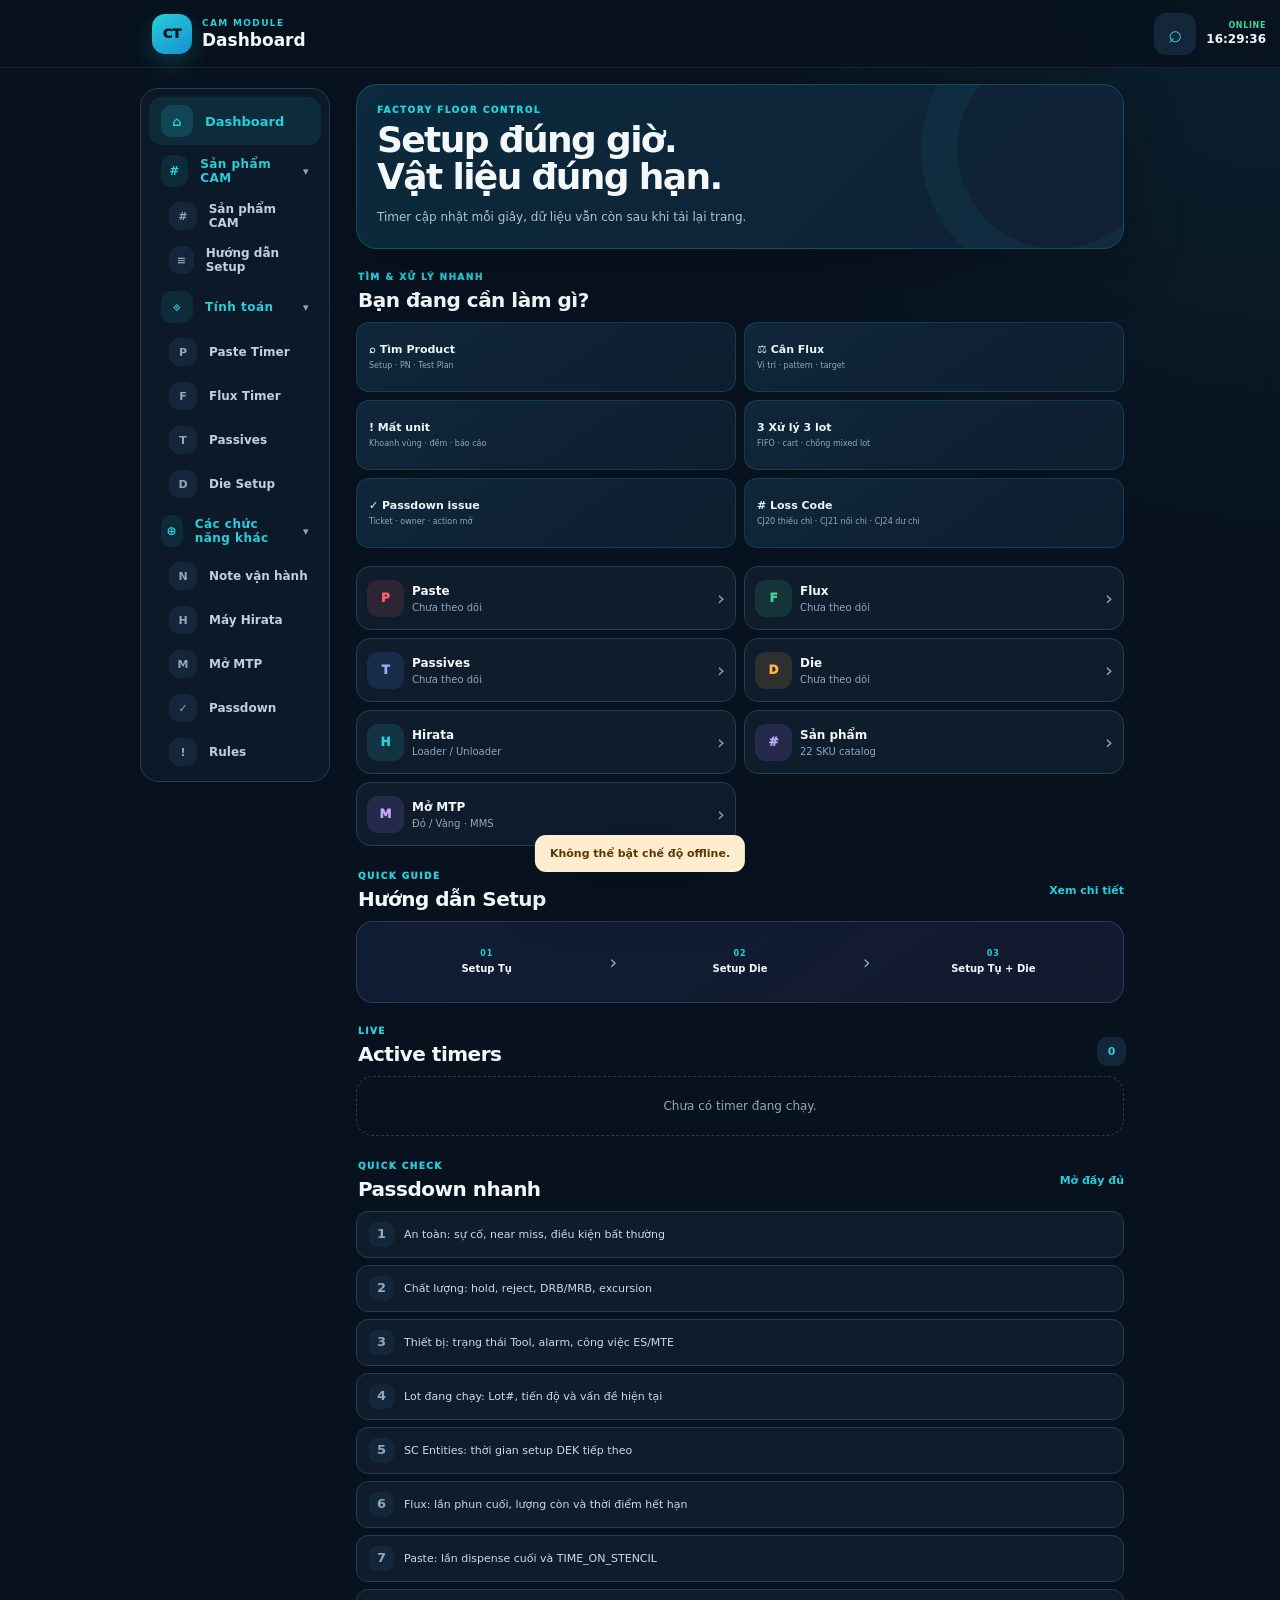
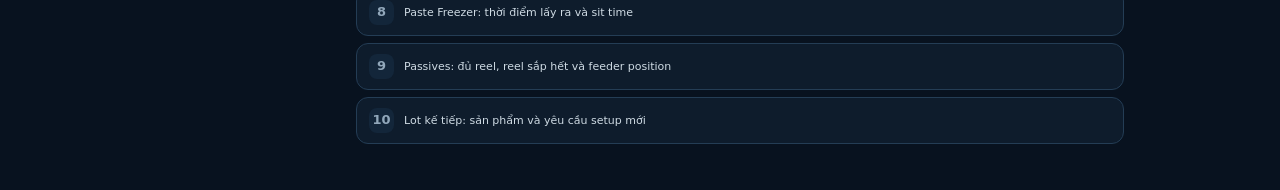
<file: CAM-Setup-Timer/index.html>
<!doctype html>
<html lang="vi">
<head>
  <meta charset="utf-8">
  <meta name="viewport" content="width=device-width, initial-scale=1, viewport-fit=cover">
  <meta name="theme-color" content="#08121f">
  <meta name="description" content="Theo dõi setup, hạn vật liệu và passdown cho CAM Module">
  <meta name="mobile-web-app-capable" content="yes">
  <meta name="apple-mobile-web-app-capable" content="yes">
  <meta name="apple-mobile-web-app-status-bar-style" content="black-translucent">
  <title>CAM Setup Timer</title>
  <link rel="manifest" href="./manifest.webmanifest">
  <link rel="icon" href="./icons/icon.svg" type="image/svg+xml">
  <link rel="stylesheet" href="./style.css?v=36">
</head>
<body>
  <header class="topbar">
    <button id="menu-button" class="icon-button menu-button" type="button" aria-label="Mở menu">☰</button>
    <div class="brand-mark" aria-hidden="true">CT</div>
    <div class="topbar-copy"><small>CAM MODULE</small><h1 id="page-title">Dashboard</h1></div>
    <button id="global-search-button" class="icon-button search-button" type="button" aria-label="Tìm kiếm toàn bộ ứng dụng">⌕</button>
    <div class="clock-wrap"><span id="network-state">Online</span><time id="clock">--:--:--</time></div>
  </header>

  <aside id="sidebar" class="sidebar" aria-label="Menu chính">
    <div class="sidebar-head"><div><small>121-0087</small><h2>CAM Setup Timer</h2></div><button id="close-menu" class="icon-button" type="button" aria-label="Đóng menu">×</button></div>
    <nav class="sidebar-nav">
      <button class="nav-item active" type="button" data-page="dashboard"><span>⌂</span>Dashboard</button>
      <div class="nav-group open">
        <button class="nav-group-header" type="button"><span>#</span>Sản phẩm CAM<span class="nav-arrow">▾</span></button>
        <div class="nav-group-items">
          <button class="nav-item" type="button" data-page="products"><span>#</span>Sản phẩm CAM</button>
          <button class="nav-item" type="button" data-page="guides"><span>≡</span>Hướng dẫn Setup</button>
        </div>
      </div>
      <div class="nav-group open">
        <button class="nav-group-header" type="button"><span>⟐</span>Tính toán<span class="nav-arrow">▾</span></button>
        <div class="nav-group-items">
          <button class="nav-item" type="button" data-page="paste"><span>P</span>Paste Timer</button>
          <button class="nav-item" type="button" data-page="flux"><span>F</span>Flux Timer</button>
          <button class="nav-item" type="button" data-page="passives"><span>T</span>Passives</button>
          <button class="nav-item" type="button" data-page="die"><span>D</span>Die Setup</button>
        </div>
      </div>
      <div class="nav-group open">
        <button class="nav-group-header" type="button"><span>⊕</span>Các chức năng khác<span class="nav-arrow">▾</span></button>
        <div class="nav-group-items">
          <button class="nav-item" type="button" data-page="notes"><span>N</span>Note vận hành</button>
          <button class="nav-item" type="button" data-page="hirata"><span>H</span>Máy Hirata</button>
          <button class="nav-item" type="button" data-page="mtp"><span>M</span>Mở MTP</button>
          <button class="nav-item" type="button" data-page="passdown"><span>✓</span>Passdown</button>
          <button class="nav-item" type="button" data-page="rules"><span>!</span>Rules</button>
        </div>
      </div>
    </nav>
    <p class="sidebar-note">Dữ liệu lưu cục bộ trên thiết bị. Luôn đối chiếu Spec/TCR đang có hiệu lực.</p>
  </aside>
  <div id="overlay" class="overlay"></div>
  <div id="global-search" class="search-dialog" hidden role="dialog" aria-modal="true" aria-labelledby="global-search-title">
    <div class="search-dialog-head"><div><small>TRA CỨU TOÀN APP</small><h2 id="global-search-title">Tìm nhanh thông tin cần làm</h2></div><button id="close-global-search" class="icon-button" type="button" aria-label="Đóng tìm kiếm">×</button></div>
    <form id="global-search-form" class="global-search-form">
      <input id="global-search-input" type="search" autocomplete="off" placeholder="Product, Test Plan, PN, loss code, mất unit…" aria-label="Nội dung tìm kiếm">
      <button class="button button-primary" type="submit">Tìm kiếm</button>
    </form>
    <div class="search-suggestions"><button type="button" data-search-query="mất unit">Mất unit</button><button type="button" data-search-query="3 lot">Xử lý 3 lot</button><button type="button" data-search-query="passdown issue">Passdown issue</button><button type="button" data-search-query="cân Flux">Cân Flux</button><button type="button" data-search-query="CJ20">CJ20 thiếu chì</button><button type="button" data-search-query="CJ21">CJ21 nối chì</button><button type="button" data-search-query="CJ24">CJ24 dư chì</button></div>
    <div id="global-search-summary" class="search-summary">Nhập nội dung hoặc chọn một gợi ý.</div>
    <div id="global-search-results" class="global-search-results"></div>
  </div>

  <main class="app-shell">
    <section id="page-dashboard" class="page active" data-title="Dashboard">
      <div class="hero-card">
        <div><span class="eyebrow">FACTORY FLOOR CONTROL</span><h2>Setup đúng giờ.<br>Vật liệu đúng hạn.</h2><p>Timer cập nhật mỗi giây, dữ liệu vẫn còn sau khi tải lại trang.</p></div>
        <button id="install-button" class="button button-light" type="button" hidden>Cài trên Android</button>
      </div>

      <div class="section-heading"><div><span class="eyebrow">TÌM & XỬ LÝ NHANH</span><h2>Bạn đang cần làm gì?</h2></div></div>
      <div class="quick-action-grid">
        <button type="button" data-open-search="product"><b>⌕ Tìm Product</b><small>Setup · PN · Test Plan</small></button>
        <button type="button" data-search-query="cân Flux"><b>⚖ Cân Flux</b><small>Vị trí · pattern · target</small></button>
        <button type="button" data-search-query="mất unit"><b>! Mất unit</b><small>Khoanh vùng · đếm · báo cáo</small></button>
        <button type="button" data-search-query="3 lot"><b>3 Xử lý 3 lot</b><small>FIFO · cart · chống mixed lot</small></button>
        <button type="button" data-search-query="passdown issue"><b>✓ Passdown issue</b><small>Ticket · owner · action mở</small></button>
        <button type="button" data-search-query="loss code"><b># Loss Code</b><small>CJ20 thiếu chì · CJ21 nối chì · CJ24 dư chì</small></button>
      </div>

      <div class="status-grid">
        <button class="status-card" type="button" data-go="paste"><span class="status-icon paste-color">P</span><div><b>Paste</b><small id="d-paste">Chưa theo dõi</small></div><i>›</i></button>
        <button class="status-card" type="button" data-go="flux"><span class="status-icon flux-color">F</span><div><b>Flux</b><small id="d-flux">Chưa theo dõi</small></div><i>›</i></button>
        <button class="status-card" type="button" data-go="passives"><span class="status-icon passives-color">T</span><div><b>Passives</b><small id="d-passives">Chưa theo dõi</small></div><i>›</i></button>
        <button class="status-card" type="button" data-go="die"><span class="status-icon die-color">D</span><div><b>Die</b><small id="d-die">Chưa theo dõi</small></div><i>›</i></button>
        <button class="status-card" type="button" data-go="hirata"><span class="status-icon hirata-color">H</span><div><b>Hirata</b><small>Loader / Unloader</small></div><i>›</i></button>
        <button class="status-card" type="button" data-go="products"><span class="status-icon product-color">#</span><div><b>Sản phẩm</b><small id="d-products">Catalog CAM</small></div><i>›</i></button>
        <button class="status-card" type="button" data-go="mtp"><span class="status-icon mtp-color">M</span><div><b>Mở MTP</b><small>Đỏ / Vàng · MMS</small></div><i>›</i></button>
      </div>

      <div class="section-heading"><div><span class="eyebrow">QUICK GUIDE</span><h2>Hướng dẫn Setup</h2></div><button class="text-button" type="button" data-go="guides">Xem chi tiết</button></div>
      <button class="guide-flow" type="button" data-go="guides"><span><b>01</b>Setup Tụ</span><i>›</i><span><b>02</b>Setup Die</span><i>›</i><span><b>03</b>Setup Tụ + Die</span></button>

      <div class="section-heading"><div><span class="eyebrow">LIVE</span><h2>Active timers</h2></div><span id="active-count" class="count-badge">0</span></div>
      <div id="d-active" class="stack-list"></div>

      <div class="section-heading"><div><span class="eyebrow">QUICK CHECK</span><h2>Passdown nhanh</h2></div><button class="text-button" type="button" data-go="passdown">Mở đầy đủ</button></div>
      <div id="d-passdown" class="quick-checklist"></div>
    </section>

    <section id="page-products" class="page" data-title="Sản phẩm CAM">
      <div class="page-heading compact-heading"><div><span class="eyebrow">PRODUCT KNOWLEDGE CENTER · MODULE CAM</span><h2>Tra cứu Setup sản phẩm</h2><p>Tìm SKU là đọc luôn quy trình setup, loss code và thao tác cần làm trên product đó.</p></div></div>
      <form id="product-search-form" class="catalog-search catalog-search-row"><label>Tìm sản phẩm / Test Plan / PN / loss code / thao tác<input id="product-search" type="search" autocomplete="off" placeholder="VD: SPT, 71SKLPCHFW, CJ21, nối chì, cân Flux"></label><button class="button button-primary" type="submit">Tìm</button></form>
      <div class="guide-tabs product-tabs">
        <button class="active" type="button" data-catalog="products">SKU</button>
        <button type="button" data-catalog="setup">Setup</button>
        <button type="button" data-catalog="paste">Paste</button>
        <button type="button" data-catalog="flux">Flux</button>
        <button type="button" data-catalog="other">Khác</button>
      </div>
      <div id="product-active" class="product-active empty-message">Chưa chọn SKU. Chọn 1 sản phẩm để điền sẵn timer.</div>
      <details id="product-editor" class="panel product-editor">
        <summary><span>✎</span><div><b>Sửa Product đang chọn</b><small>Lưu trên máy · có thể xuất/đồng bộ JSON</small></div><i>⌄</i></summary>
        <form id="product-editor-form" class="form-grid">
          <label>Tên sản phẩm<input id="edit-product-name" required></label>
          <label>ProductGroup / alias<input id="edit-product-family"></label>
          <label>Distributed Test Plan<input id="edit-test-plan"></label>
          <label>Engineering Test Plan<input id="edit-eng-test-plan"></label>
          <label>DPMS Finish Test Plan<input id="edit-dpms-plan"></label>
          <label>Flux Part #<input id="edit-flux-pn"></label>
          <label>Paste Part #<input id="edit-paste-pn"></label>
          <label>Proflow Part #<input id="edit-proflow-pn"></label>
          <label>Stencil PB/MP #<input id="edit-stencil-pn"></label>
          <label class="full-field">Thông tin tụ / feeder / nozzle<textarea id="edit-capacitor-info" rows="3"></textarea></label>
          <label class="full-field">Flux Center: pattern, vị trí cân, target mg<textarea id="edit-flux-center" rows="3"></textarea></label>
          <label class="full-field">Quy trình setup sản phẩm<textarea id="edit-setup-process" rows="4"></textarea></label>
          <label class="full-field">Lỗi thường gặp & cách xử lý<textarea id="edit-common-issues" rows="4"></textarea></label>
          <label class="full-field">Mẹo mất unit / xử lý 3 lot / passdown issue<textarea id="edit-operator-tips" rows="4"></textarea></label>
          <div class="trial-notice full-field"><b>Đồng bộ nhiều thiết bị</b><span>Khi online, thay đổi được ghi vào database và các thiết bị khác tự tải lại. Khi offline, app giữ bản chờ và tự gửi khi có mạng. Dùng trang Admin nếu cần quy trình duyệt thử nghiệm 24 giờ.</span></div>
          <div class="form-actions full-field"><button class="button button-primary" type="submit">Lưu và đồng bộ</button><button id="reset-product-edit" class="button button-ghost" type="button">Khôi phục dữ liệu gốc</button><a class="button button-ghost admin-link" href="./admin/" target="_blank" rel="noopener">Mở Admin online</a></div>
        </form>
      </details>
      <details class="panel product-sync-panel">
        <summary><span>↻</span><div><b>Cập nhật database</b><small>Online URL + cache offline · nhập/xuất dự phòng</small></div><i>⌄</i></summary>
        <div class="sync-controls">
          <label>URL database JSON<input id="catalog-remote-url" type="url" inputmode="url" placeholder="https://server-noi-bo/cam-products.json"></label>
          <div id="catalog-sync-status" class="sync-status">Chưa cấu hình đồng bộ online.</div>
          <div class="form-actions"><button id="sync-catalog" class="button button-primary" type="button">Đồng bộ ngay</button><button id="export-catalog" class="button button-ghost" type="button">Xuất JSON</button><button id="import-catalog" class="button button-ghost" type="button">Nhập JSON</button><input id="catalog-file-input" type="file" accept="application/json,.json" hidden></div>
        </div>
      </details>
      <div id="product-list" class="tracker-list"></div>
    </section>

    <section id="page-guides" class="page" data-title="Hướng dẫn Setup">
      <div class="page-heading"><div><span class="eyebrow">STEP BY STEP · CERT RULES</span><h2>Hướng dẫn Setup</h2><p>Chọn đúng loại lot trước khi thao tác. Không chắc phải dừng và hỏi ES/Sup.</p></div></div>
      <div class="guide-tabs"><button class="active" type="button" data-guide="passives">Setup Tụ</button><button type="button" data-guide="die">Setup Die</button><button type="button" data-guide="both">Tụ + Die</button></div>
      <div class="cert-source-note"><b>Đã bổ sung từ 19 ảnh câu hỏi cert</b><span>Nội dung dưới đây là ghi nhớ thao tác. Nếu khác tài liệu đang có hiệu lực trên tool/MTL/View Instruction, dừng và escalate Sup/ME/DT để xác nhận.</span></div>

      <article id="guide-passives" class="guide-panel active">
        <div class="guide-hero blue"><span>T</span><div><small>DEK (DEX/DGX) → AX5 (AXX)</small><h3>SETUP TỤ / PASSIVES</h3></div></div>
        <div class="guide-steps">
          <section><b>01</b><div><h3>Setup DEK (DEX/DGX)</h3><p>Chuẩn bị stencil, Paste và Proflow. Chỉ dùng hai cặp: chì trắng + Proflow đen hoặc chì tím + Proflow tím. Ghi đúng mốc ON TOOL và setup gần nhất trên timer.</p></div></section>
          <section><b>02</b><div><h3>Kiểm tra và dán nhãn Reel</h3><p>Kiểm tra hạn NSX. MBB phải còn đóng kín. Lấy nhãn trắng từ WITS ticket, ghi MM/DD/YYYY HH:MM và dán lên reel.</p></div></section>
          <section><b>03</b><div><h3>Install Feeder trên SC</h3><p>SC → Materials → chipshooter equipment (AX) → chọn đúng feeder → nhập dữ liệu → Prepared material → Install.</p></div></section>
          <section><b>04</b><div><h3>Cài MSL</h3><p>Cài MSL cho từng lot có component MSL. Feeder hết hạn phải Uninstall từng cái trước khi Install reel mới.</p></div></section>
          <section><b>05</b><div><h3>Chuẩn bị tụ tại AX5 (AXX)</h3><p>Chọn feeder phù hợp để adjust; kiểm tra pocket trống/pitch index; bảo đảm tụ đúng điểm pick-up, đúng hướng và nằm giữa vị trí pick-up. Index feeder bằng loading tool trước khi đặt vào AX5.</p></div></section>
          <section><b>06</b><div><h3>Kiểm tra setting AX5 khi Conversion</h3><p>Kit Definition Support = Enabled; Lot Definition Required = Enabled; HVC Definition = Disabled; Machine Config = Disabled.</p></div></section>
          <section><b>07</b><div><h3>Xác nhận luồng máy</h3><p>Chạy: DEK/DGX → AX5/AXX → BTU → NMS. Bypass: ASF → GSC ×2 → NMS00016. Chỉ chạy sau khi reel, vị trí, part number, hạn và MSL đều đạt.</p></div></section>
          <section><b>08</b><div><h3>Điều kiện Introduce Lot kế tiếp</h3><p>Đối với lot cắm tụ: chờ toàn bộ substrate qua hết AX5 và NMS/MNS thứ nhất. Khi carrier đã vào lò BTU (còn gọi là OXI) mới được Introduce lot kế tiếp.</p></div></section>
          <section><b>09</b><div><h3>RLT và Buy-off</h3><p>RLT qua DEX/DEK: 2 carrier cho mỗi lot. Buy-off cắm Tụ: 2 carrier.</p></div></section>
        </div>
        <div class="guide-warning">Tụ rơi khỏi reel phải nhặt vào one-way trash. Không đặt tụ lỗi lên máy hoặc bàn.</div>
        <div class="action-grid">
          <section class="action-card do-card"><h3><span>✓</span>NÊN LÀM</h3><ul>
            <li><b>Không khớp hình AX5:</b> kiểm tra đúng reel, đúng vị trí feeder và part number; chưa giải quyết được thì báo MTE.</li>
            <li><b>Failed to pick:</b> đọc alarm → kiểm tra reel hết tụ, feeder index/căn giữa và băng dính reel → thay reel/feeder đúng tình trạng → báo MTE nếu còn lỗi.</li>
            <li><b>Idle link &gt;30 phút:</b> RTI 2 carriers, kiểm tra ngoại quan chì và tụ, sau đó buy-off 2 carriers.</li>
            <li><b>CJ26 lệch tụ / CJ27 missing tụ tại AX5:</b> báo MTE ngay với trường hợp reject → sau troubleshooting cho chạy hết các carrier đã in chì → thực hiện System Calibration/Multiplex Calibration → retry trong 5 phút → còn lỗi phải báo MTE.</li>
            <li><b>Loss code dừng tool:</b> CJ34/CJ20 chỉ cần 1 unit; CJ21/CJ24/CJ26/CJ27 đủ 3 unit thì dừng tool và mở MTP theo quy định.</li>
            <li><b>Introduce lot kế tiếp:</b> xác nhận substrate đã qua hết AX5 + NMS/MNS thứ nhất và carrier đã vào BTU/OXI.</li>
          </ul></section>
          <section class="action-card dont-card"><h3><span>×</span>KHÔNG NÊN / CẤM</h3><ul>
            <li>Không thay feeder theo phỏng đoán trước khi kiểm tra reel, vị trí và part number.</li>
            <li>Không tiếp tục clear lỗi khi thấy unit bất thường; phải báo MTE.</li>
            <li>Không chạy khi reel/feeder hết hạn, còn MSL warning hoặc thiếu Passives.</li>
            <li>Không bỏ qua CJ20/CJ21/CJ24/CJ26/CJ27/CJ34/CJ13; đây là nhóm loss code ảnh hưởng cao tại CAM.</li>
            <li>Không Introduce lot mới khi substrate còn trong AX5/NMS thứ nhất hoặc carrier chưa vào BTU/OXI.</li>
          </ul></section>
        </div>
      </article>

      <article id="guide-die" class="guide-panel">
        <div class="guide-hero amber"><span>D</span><div><small>ASYMTEK (ASF) → GROHMANN (GSC)</small><h3>SETUP DIE</h3></div></div>
        <div class="guide-steps">
          <section><b>01</b><div><h3>Kiểm tra Die Lot và ATPO</h3><p>Xác minh reel die khớp ATPO trên Workstream, đủ substrate tại công đoạn 599 và carrier không SOOP.</p></div></section>
          <section><b>02</b><div><h3>Chuẩn bị Batching / Cart</h3><p>Cộng số Die của tất cả cuộn trên feeder, chia theo số lượng một lot full; phần dư cuối là Mother Lot. Tuân thủ FIFO: 1 lot/lần, 1 lot/cart, 1 ATPO/cart và tối đa 6 magazines.</p></div></section>
          <section><b>03</b><div><h3>Setup Flux tại Asymtek (ASF)</h3><p>Trước setup, khi lấy Flux ra phải ghi tên người sử dụng lên ống để thực hiện OnTool. Kiểm tra loại Flux, hạn và điều kiện Prompted.</p></div></section>
          <section><b>04</b><div><h3>Cân Flux / Perform Pre-Weights</h3><p>Cân substrate đúng vị trí theo loại carrier. Flux 340i phải chờ tối thiểu 6 phút sau khi phun rồi mới cân. Đơn vị cân là mg, reset về 0 và không dùng coupon.</p></div></section>
          <section><b>05</b><div><h3>Setup Grohmann (GSC)</h3><p>Đặt die feeder/reel đúng recipe, kiểm tra tip dưới kính. Trình tự ghi nhớ: End Cycle → Homing → lau kính → Auto Come. Bảo đảm carrier đã dừng trước khi mở cửa.</p></div></section>
          <section><b>06</b><div><h3>CQG / Auto Compensation</h3><p>Chạy khi được yêu cầu. Die-only bypass DEK/DGX và AX5/AXX; các máy còn lại phải chạy theo flow.</p></div></section>
          <section><b>07</b><div><h3>Kiểm tra Feeder trên SC</h3><p>Đối chiếu feeder thực tế với feeder trên SC và xác nhận đã đồng bộ. Nếu SC hiển thị Unknown hoặc feeder chưa đồng bộ thì không được Introduce lot mới.</p></div></section>
          <section><b>08</b><div><h3>Điều kiện Slip Lot và RLT</h3><p>Đối với lot cắm Die: carrier phải qua hết AX5 trước. Sau đó phải hoàn tất Slip Lot; chỉ khi Slip Lot xong mới được RLT để cho carrier vào Grohmann/GSC.</p></div></section>
          <section><b>09</b><div><h3>RLT và Buy-off</h3><p>RLT trong quy trình cắm Die: 4 carrier cho mỗi lot. Buy-off cắm Die: 6 carrier, chia 3 carrier vào Grohmann 1 và 3 carrier vào Grohmann 2.</p></div></section>
          <section><b>10</b><div><h3>Introduce Lot</h3><p>Toàn bộ carrier/sản phẩm của lot trước phải vào GSC và được đếm đủ. Chỉ Introduce lot mới khi feeder đã đồng bộ trên SC, không còn trạng thái Unknown và toàn bộ checklist đạt.</p></div></section>
        </div>
        <section class="panel inline-panel flux-weigh-panel">
          <div class="panel-title"><div><span class="eyebrow">FLUX PRE-WEIGHTS</span><h3>Vị trí cân theo loại carrier</h3></div></div>
          <p class="panel-help">Cân substrate chưa phun Flux, đúng chiều và không dùng coupon. Ghi giá trị khi cân ổn định, lấy substrate ra rồi tiếp tục mẫu kế tiếp; lặp lại đến khi đủ dữ liệu trên Mettle Scale SC.</p>
          <div class="table-scroll"><table><thead><tr><th>Loại carrier</th><th>Vị trí phải cân</th></tr></thead><tbody>
            <tr><td>3-up</td><td>1, 2, 3</td></tr>
            <tr><td>4-up</td><td>1, 2, 3, 4</td></tr>
            <tr><td>6-up</td><td>1, 2, 5, 6</td></tr>
            <tr><td>8-up</td><td>1, 3, 6, 8</td></tr>
            <tr><td>10-up</td><td>1, 3, 8, 10</td></tr>
            <tr><td>12-up</td><td>1, 4, 9, 12</td></tr>
            <tr><td>14-up</td><td>1, 5, 10, 14</td></tr>
            <tr><td>16-up</td><td>1, 5, 12, 16</td></tr>
            <tr><td>21-up — Legacy CS</td><td>1, 7, 10, 12, 15, 21</td></tr>
            <tr><td>21-up — CPU / 1269 onwards CS</td><td>1, 10, 12, 21</td></tr>
            <tr><td>24-up — Legacy CS</td><td>1, 8, 11, 14, 17, 24</td></tr>
            <tr><td>24-up — CPU / 1269 onwards CS</td><td>1, 11, 14, 24</td></tr>
            <tr><td>24-up — Captive carrier fixture</td><td>2, 11, 14, 23</td></tr>
            <tr><td>36-up</td><td>1, 15, 22, 36</td></tr>
          </tbody></table></div>
          <div class="carrier-legend"><span><i></i>Vị trí thường</span><span><i class="weigh-key"></i>Vị trí phải cân</span></div>
          <div id="flux-position-diagrams" class="carrier-diagrams"></div>
          <div class="ban-note">Quy tắc đánh số: vị trí 1 nằm ở hàng dưới, đếm từ trái sang phải rồi chuyển lên hàng phía trên. Trước khi cân vẫn phải xác nhận đúng đầu/chiều carrier theo hình chuẩn hoặc recipe tại máy.</div>
          <div class="prompted-rule"><div class="rule-good"><b>TRƯỚC KHI CÂN</b><span>Đúng recipe · đơn vị mg · reset 0 · đúng chiều · substrate sạch</span></div><div class="rule-stop"><b>FLUX 340i</b><span>Không cân trước khi đủ tối thiểu 6 phút sau phun</span></div></div>
        </section>
        <div class="guide-warning">Tuyệt đối không mở cửa GSC khi carrier đang di chuyển. Nếu không chắc: Local máy trên SC → End Cycle → chờ hoàn tất rồi mới mở cửa.</div>
        <div class="action-grid">
          <section class="action-card do-card"><h3><span>✓</span>NÊN LÀM</h3><ul>
            <li><b>VisID:4 / Down Looking Camera:</b> báo MTE/L2 theo đáp án cert.</li>
            <li><b>Bond Head Vision/Placer Measurement:</b> kiểm tra SOOP, sửa khi được phép và đo lại; nếu die mẻ cạnh/góc, hư bump hoặc có bất thường trên die thì dừng lot và báo ES/MTE ngay.</li>
            <li><b>Không tìm thấy Fiducial tại ASYMTEK:</b> kiểm tra vị trí vật lý carrier so với stopper pin, đưa carrier về đúng vị trí; cần thì báo L2.</li>
            <li><b>UPI No Read:</b> kiểm tra tâm die pocket với tâm pocket feeder, notch và các vị trí feeder; nếu đã thẳng hàng mà vẫn lỗi thì báo MTE.</li>
            <li><b>Transport Fail/Jam:</b> dừng FCM/AX5, xử lý boat theo đúng SOP/“boat removed”, kiểm tra các boat bị ảnh hưởng và báo MTE nếu còn vấn đề.</li>
          </ul></section>
          <section class="action-card dont-card"><h3><span>×</span>KHÔNG NÊN / CẤM</h3><ul>
            <li>Không chỉ lau camera hoặc bấm Retry lặp lại khi gặp VisID:4.</li>
            <li>Không tiếp tục lot khi vision cho thấy die mẻ, hư bump hoặc bất thường.</li>
            <li>Không tự kéo carrier, mở cover hoặc di chuyển bond head ngoài SOP/chứng nhận cho phép.</li>
            <li>Không Introduce lot khi ULT/UPI/vision/measurement chưa được xử lý và xác nhận đạt.</li>
          </ul></section>
        </div>
      </article>

      <article id="guide-both" class="guide-panel">
        <div class="guide-hero purple"><span>T+D</span><div><small>COMBINED LOT</small><h3>SETUP TỤ + DIE</h3></div></div>
        <div class="guide-steps">
          <section><b>01</b><div><h3>Pre-check chung</h3><p>Xác nhận Tool UP, recipe đúng, vật liệu còn hạn, đủ Passives và đủ substrate. Không được Mixed Lot.</p></div></section>
          <section><b>02</b><div><h3>Setup full quy trình</h3><p>Setup DEK/DGX với stencil + Paste + Proflow; chuẩn bị tụ tại AX5/AXX; setup Flux tại ASF và Die tại GSC.</p></div></section>
          <section><b>03</b><div><h3>Setup Tụ</h3><p>Kiểm tra reel/MBB/nhãn → Install đúng feeder trên SC → cài MSL → căn feeder/pick-up tại AX5.</p></div></section>
          <section><b>04</b><div><h3>Setup Die</h3><p>Khớp ATPO → chuẩn bị cart/substrate → OnTool Flux → đặt die feeder → kiểm tra tip → GSC End Cycle/Homing/lau kính/Auto Come.</p></div></section>
          <section><b>05</b><div><h3>Verify full máy và Introduce</h3><p>Không bypass công đoạn của flow Tụ + Die. Kiểm tra Material Info, OnTool, recipe và cả hai checklist; chỉ Introduce khi toàn bộ điều kiện đạt.</p></div></section>
          <section><b>06</b><div><h3>RLT và Buy-off</h3><p>RLT cắm Tụ + Die: 2 carrier sau DEK và 6 carrier sau AX5 cho mỗi lot. Buy-off: 6 carrier, chia 3 carrier vào Grohmann 1 và 3 carrier vào Grohmann 2.</p></div></section>
        </div>
        <div class="guide-warning">Không tự ý bypass Material / Tool / Recipe. Thiếu một điều kiện thì không Introduce Lot.</div>
        <div class="action-grid">
          <section class="action-card do-card"><h3><span>✓</span>NÊN LÀM</h3><ul>
            <li><b>Tài liệu cert:</b> khi so sánh ETEI/TEI/SPEC/SWI, thứ tự ưu tiên là ETEI → TEI → SPEC → SWI. Nếu MTL khác View Instruction, escalate Sup/ME/DT và chỉ tiếp tục theo hướng dẫn đã được xác nhận.</li>
            <li><b>Paste lấy từ tủ lạnh:</b> kiểm tra cảnh báo vượt nhiệt và thông tin trên ống; nhiệt độ lưu trữ theo cert là 5 ± 5°C.</li>
            <li><b>Paste/Flux:</b> tối đa 2 SLI# trong một child lot; tất cả Paste SLI# phải lưu trên Station Controller để truy nguồn.</li>
            <li><b>Proflow:</b> hết hạn sau 72 giờ tính từ ON TOOL. Chì trắng/Proflow đen setup lại mỗi 24 giờ; chì tím/Proflow tím setup lại mỗi 12 giờ. Riêng chì J58633-001 phải ghi ngày giờ ON TOOL và ngày giờ hết hạn sau 18 giờ.</li>
            <li><b>Flux:</b> cân 1 lần/shift, khi SC yêu cầu và khi conversion. Nếu thiếu/dư tại RTI hoặc pre/post DPMS: dừng máy trước Grohmann và báo L2/ES/MTE.</li>
            <li><b>Move-out lot:</b> đếm 100% số carrier. Tool Issue phải có MTP ticket; sau ES troubleshooting chạy buy-off 2 tray qua Post DPMS.</li>
          </ul></section>
          <section class="action-card dont-card"><h3><span>×</span>KHÔNG NÊN / CẤM</h3><ul>
            <li>Không tự chỉnh áp suất ASF khi thấy Flux thiếu/dư.</li>
            <li>Không clean stencil bằng tay trong điều kiện bình thường; chỉ thực hiện khi Smart Sonic down và đúng hướng dẫn/ủy quyền hiện hành.</li>
            <li>Không làm việc với hóa chất chưa xác định, thiếu PPE, vô hiệu interlock hoặc vận hành/sửa máy khi chưa đủ chứng nhận.</li>
            <li>Không tự tháo LOTO hoặc cố bật máy; chỉ khởi động lại khi thiết bị đã được trả về sản xuất và được xác nhận an toàn.</li>
          </ul></section>
        </div>
      </article>
    </section>

    <section id="page-notes" class="page" data-title="Note vận hành">
      <div class="page-heading"><div><span class="eyebrow">QUICK NOTE</span><h2>Note vận hành</h2><p>Ghi nhớ nhanh theo từng loại setup và tình huống tại máy.</p></div></div>

      <article class="panel note-panel">
        <div class="panel-title"><div><span class="eyebrow">MACHINE FLOW</span><h3>Luồng máy theo loại lot</h3></div></div>
        <div class="flow-notes">
          <section><b>CHẠY TỤ</b><p>Setup DEK (DEX/DGX): stencil + Paste + Proflow; chuẩn bị tụ tại AX5 (AXX). Chỉ Introduce lot kế tiếp sau khi toàn bộ substrate qua AX5 và NMS/MNS thứ nhất, carrier đã vào BTU/OXI.</p><small>RUN: DEK/DGX → AX5/AXX → BTU → NMS<br>BYPASS: ASF → GSC ×2 → NMS00016</small></section>
          <section><b>CHẠY DIE</b><p>Không setup DEK và AX5. Setup máy phun Flux Asymtek (ASF) và Grohmann (GSC). Trước khi Introduce, feeder phải đồng bộ trên SC và không được ở trạng thái Unknown. Carrier phải qua hết AX5, hoàn tất Slip Lot rồi mới được RLT để vào Grohmann/GSC.</p><small>BYPASS: DEK/DGX + AX5/AXX (carrier vẫn phải qua hết AX5)<br>RUN: các máy còn lại theo flow</small></section>
          <section><b>TỤ + DIE</b><p>Chạy full quy trình: DEK/Paste/Proflow → AX5/Tụ → ASF/Flux → GSC/Die và các máy còn lại.</p><small>Không bypass công đoạn của flow kết hợp.</small></section>
        </div>
      </article>

      <article class="panel">
        <div class="panel-title"><div><span class="eyebrow">RLT &amp; BUY-OFF</span><h3>Số lượng carrier theo loại lot</h3></div></div>
        <div class="table-scroll"><table><thead><tr><th>Loại lot</th><th>RLT</th><th>Buy-off</th></tr></thead><tbody>
          <tr><td>Cắm Tụ</td><td>2 carrier/lot qua DEX/DEK</td><td>2 carrier</td></tr>
          <tr><td>Cắm Die</td><td>4 carrier/lot</td><td>6 carrier: 3 Grohmann 1 + 3 Grohmann 2</td></tr>
          <tr><td>Cắm Tụ + Die</td><td>2 carrier sau DEK + 6 carrier sau AX5/lot</td><td>6 carrier: 3 Grohmann 1 + 3 Grohmann 2</td></tr>
        </tbody></table></div>
        <div class="ban-note">Không được bỏ thiếu số carrier RLT hoặc Buy-off theo loại lot.</div>
      </article>

      <article class="panel">
        <div class="panel-title"><div><span class="eyebrow">PASTE & PROFLOW</span><h3>Chì và Proflow</h3></div></div>
        <div class="action-grid">
          <section class="action-card do-card"><h3><span>✓</span>ĐƯỢC LÀM</h3><ul>
            <li><b>Chì trắng + Proflow đen:</b> setup lại sau 24 giờ.</li>
            <li><b>Chì tím + Proflow tím:</b> setup lại sau 12 giờ.</li>
            <li><b>Hạn Proflow:</b> 72 giờ tính từ thời điểm ON TOOL/bơm vào Proflow.</li>
            <li><b>Paste sau mở nắp:</b> hạn sử dụng 6 ngày, được tính độc lập với hạn Proflow.</li>
            <li><b>Proflow đen:</b> khi còn trong 72 giờ được fill dùng tiếp, tối đa 4 ống / 2 SLI.</li>
            <li><b>Chì J58633-001:</b> khi OnTool Proflow phải ghi ngày giờ ON TOOL và ngày giờ hết hạn chì; thời gian sử dụng là 18 giờ.</li>
          </ul></section>
          <section class="action-card dont-card"><h3><span>×</span>KHÔNG ĐƯỢC LÀM</h3><ul>
            <li>Không dùng loại chì hoặc cặp Proflow ngoài hai cặp trắng/đen và tím/tím.</li>
            <li>Proflow tím không fill dùng tiếp; dùng hết phải bơm Proflow mới.</li>
            <li>Proflow quá 72 giờ không được sử dụng lại hoặc fill tiếp; phải bơm mới.</li>
            <li>Không vượt giới hạn 4 ống / 2 SLI với Proflow đen.</li>
          </ul></section>
        </div>
      </article>

      <article class="panel">
        <div class="panel-title"><div><span class="eyebrow">GSC SAFETY</span><h3>Ghi nhớ setup GSC</h3></div></div>
        <ol class="step-list"><li>Đưa toàn bộ carrier/sản phẩm của lot trước vào GSC và đếm đủ; chưa đủ thì không cho lot mới vào.</li><li>Trên SC chọn Local máy nếu chưa chắc trạng thái an toàn.</li><li>Nhấn End Cycle và chờ hoàn tất.</li><li>Thực hiện Homing.</li><li>Lau kính trước khi bấm Auto Come.</li><li>Chỉ mở cửa khi chắc chắn tất cả carrier trong máy đã ngừng di chuyển.</li></ol>
        <div class="ban-note">Tuyệt đối không mở cửa GSC khi carrier đang di chuyển hoặc trong thời gian cấm Die. Không rõ tình trạng thì giữ máy an toàn và hỏi ES/MTE.</div>
      </article>

      <article class="panel">
        <div class="panel-title"><div><span class="eyebrow">REMEMBER</span><h3>Note bắt buộc</h3></div></div>
        <ul class="note-list"><li>Khi lấy Flux ra trước setup, ghi tên người sử dụng lên ống để thực hiện OnTool.</li><li>Setup Die có bước cân Flux; xem bảng vị trí từ 3-up đến 36-up trong <b>Hướng dẫn Setup → Setup Die</b>.</li><li>Hóa chất không xác định: không thao tác, liên hệ số <b>3333</b>.</li><li>GN20/lỗi lạ: CMT V1V và VCR 2 sản phẩm, đồng thời báo theo escalation hiện hành.</li><li>Khi loss code thuộc trigger MTP xuất hiện: dừng/giữ máy an toàn và mở MTP. Cách mở MTP sẽ cập nhật sau.</li></ul>
      </article>
    </section>

    <section id="page-paste" class="page" data-title="Paste Timer">
      <div class="page-heading"><div><span class="eyebrow">PASTE & PROFLOW</span><h2>Paste Timer</h2><p>Tính riêng sit time, chu kỳ setup lại và hạn Proflow 72 giờ từ ON TOOL.</p></div></div>
      <form id="paste-form" class="panel form-panel">
        <div class="panel-title"><h3>Thêm Paste</h3><span class="legend"><i class="safe-dot"></i><i class="warning-dot"></i><i class="danger-dot"></i></span></div>
        <label>Part Number / Tên
          <input id="paste-name" list="paste-pn-list" autocomplete="off" placeholder="Chọn PN catalog hoặc gõ tay" required>
        </label>
        <datalist id="paste-pn-list"></datalist>
        <div class="field-grid">
          <label>Loại chì / Sit time<select id="paste-type"><option value="white">Chì trắng — 3 giờ</option><option value="purple">Chì tím — 2 giờ</option></select></label>
          <label>Màu Proflow<select id="paste-proflow-color"><option value="black">Proflow đen</option><option value="purple">Proflow tím</option></select></label>
          <label>Chế độ Proflow<select id="paste-proflow-mode"><option value="new">Bơm Proflow mới</option><option value="refill">Fill dùng tiếp</option></select></label>
          <label>Quy tắc hạn chì<select id="paste-special-material"><option value="standard">Theo loại chì thông thường</option><option value="j58633">J58633-001 — hết hạn sau 18 giờ ON TOOL</option></select></label>
          <label>Số ống đã dùng/fill<input id="paste-tubes" type="number" min="1" max="4" step="1" value="1" inputmode="numeric" required></label>
          <label>Số SLI<input id="paste-sli-count" type="number" min="1" max="2" step="1" value="1" inputmode="numeric" required></label>
          <label>Lấy khỏi Freezer<input id="paste-freezer" type="datetime-local"></label>
          <label>ON TOOL / Bơm vào Proflow (mốc 72h)<input id="paste-proflow" type="datetime-local"></label>
          <label>Lần setup stencil gần nhất<input id="paste-setup" type="datetime-local"></label>
          <label>Mở nắp Paste (mốc 6 ngày)<input id="paste-open" type="datetime-local"></label>
          <label>Paste lên Stencil (TIME_ON_STENCIL ~12h)<input id="paste-stencil" type="datetime-local"></label>
          <label>Paste lên Substrate (sit 1h/3h)<input id="paste-substrate" type="datetime-local"></label>
        </div>
        <p id="paste-pair-note" class="form-note"></p>
        <div id="paste-setup-due" class="date-preview"><small>NGÀY SETUP LẠI</small><b>Nhập thời điểm setup gần nhất</b></div>
        <div id="paste-special-due" class="date-preview"><small>HẠN CHÌ ĐẶC BIỆT</small><b>Không áp dụng</b></div>
        <button class="button button-primary" type="submit">Bắt đầu theo dõi</button>
      </form>
      <div class="reference-strip"><span><b>24h / 12h</b>Setup lại</span><span><b>18 giờ</b>Chì J58633-001</span><span><b>72 giờ</b>Proflow từ ON TOOL</span><span><b>6 ngày</b>Paste sau mở nắp</span><span><b>~12h</b>TIME_ON_STENCIL</span><span><b>1h / 3h</b>Sit substrate</span></div>
      <div class="section-heading"><div><span class="eyebrow">COUNTDOWN</span><h2>Paste đang theo dõi</h2></div></div>
      <div id="paste-list" class="tracker-list"></div>
    </section>

    <section id="page-flux" class="page" data-title="Flux Timer">
      <div class="page-heading"><div><span class="eyebrow">FLUX</span><h2>Flux Timer</h2><p>Phát hiện Prompted khi đồng thời còn ≥⅔ ống và pot life ≥12 giờ.</p></div></div>
      <form id="flux-form" class="panel form-panel">
        <div class="panel-title"><h3>Thêm Flux</h3></div>
        <label>Loại Flux
          <select id="flux-type"></select>
        </label>
        <label>Tên ghi trên ống trước ON TOOL<input id="flux-operator" autocomplete="off" placeholder="Tên người sử dụng" required></label>
        <div class="field-grid">
          <label>Mở nắp<input id="flux-open" type="datetime-local"></label>
          <label>Phun Substrate<input id="flux-substrate" type="datetime-local"></label>
          <label>Chọn nhanh Pot life còn<select id="flux-potlife-preset"><option value="">Nhập ngày giờ thủ công</option><option value="6">Còn 6 giờ</option><option value="12">Còn 12 giờ</option><option value="18">Còn 18 giờ</option><option value="24">Còn 24 giờ</option><option value="36">Còn 36 giờ</option><option value="48">Còn 48 giờ</option><option value="72">Còn 72 giờ</option></select></label>
          <label>Hoặc nhập số giờ Pot life còn<input id="flux-potlife-hours" type="number" min="0.5" step="0.5" inputmode="decimal" placeholder="VD: 15.5 giờ"></label>
          <label>Thời điểm hết Pot life<input id="flux-potlife" type="datetime-local"></label>
          <label>Lượng còn lại<select id="flux-amount"><option value="1">Đầy ống</option><option value="0.67">⅔ ống</option><option value="0.5">½ ống</option><option value="0.33">⅓ ống</option></select></label>
        </div>
        <div id="flux-potlife-preview" class="date-preview"><small>POT LIFE CÒN</small><b>Chọn số giờ hoặc nhập ngày hết hạn</b></div>
        <button class="button button-primary" type="submit">Bắt đầu theo dõi</button>
      </form>
      <div class="prompted-rule"><div class="rule-good"><b>PROMPTED</b><span>≥⅔ ống + pot life ≥12h</span></div><div class="rule-stop"><b>SETUP MỚI</b><span>Không thỏa một trong hai điều kiện</span></div></div>
      <div class="section-heading"><div><span class="eyebrow">COUNTDOWN</span><h2>Flux đang theo dõi</h2></div></div>
      <div id="flux-list" class="tracker-list"></div>
    </section>

    <section id="page-passives" class="page" data-title="Passives">
      <div class="page-heading"><div><span class="eyebrow">REEL TRACKING</span><h2>Tụ / Passives</h2><p>Theo dõi hạn NSX, MSL và vị trí feeder.</p></div></div>
      <form id="passives-form" class="panel form-panel">
        <div class="panel-title"><h3>Thêm Reel</h3></div>
        <div class="field-grid">
          <label>Part Number<input id="passives-pn" autocomplete="off" required></label>
          <label>Lot<input id="passives-lot" autocomplete="off" required></label>
          <label>Ngày giờ hết hạn<input id="passives-expiry" type="datetime-local" required></label>
          <label>Ngày giờ Install<input id="passives-installed" type="datetime-local"></label>
          <label>Feeder position<input id="passives-feeder" placeholder="VD: F01" required></label>
          <label>MSL<select id="passives-msl"><option value="N/A">Không áp dụng</option><option>1</option><option>2</option><option>2a</option><option>3</option><option>4</option><option>5</option><option>5a</option><option>6</option></select></label>
        </div>
        <button class="button button-primary" type="submit">Thêm Reel</button>
      </form>
      <div class="ban-note">Reel hết hạn: không Install/chạy. Feeder hết hạn phải Uninstall từng cái.</div>
      <div class="section-heading"><div><span class="eyebrow">REELS</span><h2>Đang theo dõi</h2></div></div>
      <div id="passives-list" class="tracker-list"></div>
    </section>

    <section id="page-die" class="page" data-title="Tính Die">
      <div class="page-heading compact-heading"><div><span class="eyebrow">DIE QUICK CALCULATOR</span><h2>Tính Die</h2><p>Chọn phép tính rồi nhập số. ID Lot không bắt buộc.</p></div></div>

      <div class="die-calc-switch" role="tablist" aria-label="Chọn phép tính Die">
        <button type="button" role="tab" aria-selected="false" data-die-calc="mother"><span>M</span>Mother Lot</button>
        <button class="active" type="button" role="tab" aria-selected="true" data-die-calc="balance"><span>K</span>Kill / Sống</button>
        <button type="button" role="tab" aria-selected="false" data-die-calc="coupon"><span>C</span>Coupon</button>
      </div>

      <form id="mother-form" class="panel form-panel die-calc-panel" data-die-panel="mother">
        <div class="calc-panel-head"><div><span class="eyebrow">BATCH</span><h3>Mother Lot</h3></div><button class="text-button" type="button" data-reset-calculator="mother">Xóa ô</button></div>
        <label class="optional-field">ID / Tên Lot <small>không bắt buộc</small><input id="mother-lot-id" autocomplete="off" placeholder="VD: ATPO-123456"></label>
        <label>Số lượng từng cuộn Die<input id="mother-reels" autocomplete="off" inputmode="numeric" placeholder="VD: 2500 + 2500 + 2500" required></label>
        <label>Die của một Lot Full<input id="mother-full-size" type="number" min="1" step="1" value="2520" inputmode="numeric" required></label>
        <div class="formula-hint">Tổng Die ÷ Lot Full → số dư cuối là Mother Lot</div>
        <button class="button button-primary calc-submit" type="submit">Tính Mother Lot</button>
        <div id="mother-result" class="calculation-result die-result" aria-live="polite"><small>KẾT QUẢ</small><b>—</b><span>Nhập số lượng các cuộn để tính.</span></div>
      </form>

      <form id="die-kill-form" class="panel form-panel die-calc-panel active" data-die-panel="balance">
        <div class="calc-panel-head"><div><span class="eyebrow">DIE BALANCE</span><h3>Die Kill / Die sống</h3></div><button class="text-button" type="button" data-reset-calculator="balance">Xóa ô</button></div>
        <div class="die-mode-switch" role="group" aria-label="Chọn dữ liệu đã biết">
          <button class="active" type="button" data-die-mode="kill">Biết Kill</button>
          <button type="button" data-die-mode="live">Biết Die sống</button>
          <button type="button" data-die-mode="both">Cả hai</button>
        </div>
        <label class="optional-field">ID / Tên Lot <small>không bắt buộc</small><input id="die-kill-lot-id" autocomplete="off" placeholder="VD: ATPO-123456"></label>
        <label>Số Die Full trên ATPO<input id="die-full-atpo" type="number" min="0" step="1" inputmode="numeric" placeholder="VD: 2520" required></label>
        <div class="die-balance-fields" data-mode="kill">
          <div class="feeder-kill-block" data-die-mode-field="kill">
            <div class="feeder-kill-title"><b>Die Kill theo từng feeder</b><small>Nhập từ 1 đến 4 feeder</small></div>
            <div class="feeder-kill-grid">
              <label><span>F1</span><input id="die-kill-count" class="die-kill-feeder" type="number" min="0" step="1" inputmode="numeric" placeholder="0"></label>
              <label><span>F2</span><input id="die-kill-count-2" class="die-kill-feeder" type="number" min="0" step="1" inputmode="numeric" placeholder="0"></label>
              <label><span>F3</span><input id="die-kill-count-3" class="die-kill-feeder" type="number" min="0" step="1" inputmode="numeric" placeholder="0"></label>
              <label><span>F4</span><input id="die-kill-count-4" class="die-kill-feeder" type="number" min="0" step="1" inputmode="numeric" placeholder="0"></label>
            </div>
            <div id="die-kill-sum" class="feeder-kill-sum"><small>TỔNG KILL</small><b>0</b><span>Chưa nhập feeder</span></div>
          </div>
          <label data-die-mode-field="live" hidden>Số Die sống trên ATPO<input id="die-live-atpo" type="number" min="0" step="1" inputmode="numeric" placeholder="VD: 2500"></label>
        </div>
        <div class="formula-hint">Full − tổng Kill của tối đa 4 feeder = Die sống cần cắm</div>
        <button class="button button-primary calc-submit" type="submit">Tính Die</button>
        <div id="die-kill-result" class="calculation-result die-result" aria-live="polite"><small>KẾT QUẢ</small><b>—</b><span>Chọn dữ liệu đã biết ở phía trên.</span></div>
      </form>

      <form id="coupon-form" class="panel form-panel die-calc-panel" data-die-panel="coupon">
        <div class="calc-panel-head"><div><span class="eyebrow">MAGAZINE</span><h3>Coupon</h3></div><button class="text-button" type="button" data-reset-calculator="coupon">Xóa ô</button></div>
        <label class="optional-field">ID / Tên Lot <small>không bắt buộc</small><input id="coupon-lot-id" autocomplete="off" placeholder="VD: ATPO-123456"></label>
        <div class="die-input-grid">
          <label>Số carrier<input id="coupon-carriers" type="number" min="0" step="1" inputmode="numeric" placeholder="6" required></label>
          <label>Substrate/carrier<input id="coupon-substrates-per-carrier" type="number" min="0" step="1" inputmode="numeric" placeholder="24" required></label>
        </div>
        <label>Substrate thực tế trên SC<input id="coupon-actual-sc" type="number" min="0" step="1" inputmode="numeric" placeholder="VD: 140" required></label>
        <div class="formula-hint">Carrier × Substrate/carrier − số thực tế trên SC</div>
        <button class="button button-primary calc-submit" type="submit">Tính Coupon</button>
        <div id="coupon-result" class="calculation-result die-result" aria-live="polite"><small>KẾT QUẢ</small><b>—</b><span>Nhập ba số để tính Coupon còn trên Magazine.</span></div>
      </form>

      <details class="compact-detail die-secondary">
        <summary><span>LOT</span><div><b>Thêm Die Lot để theo dõi</b><small>ATPO · substrate 599 · số lượng còn</small></div><i>⌄</i></summary>
        <div class="detail-body"><form id="die-form" class="form-panel compact-form">
          <div class="field-grid">
            <label>Die Lot<input id="die-lot" autocomplete="off" required></label>
            <label>ATPO Lot<input id="die-atpo" autocomplete="off" required></label>
            <label>Substrate tại 599<input id="die-substrate" autocomplete="off" placeholder="Lot / số lượng" required></label>
            <label>Die Reel PN<input id="die-pn" autocomplete="off"></label>
            <label>Số lượng còn lại<input id="die-quantity" type="number" min="0" step="1" inputmode="numeric" required></label>
          </div>
          <label class="confirm-row"><input id="die-match" type="checkbox">Đã xác minh Die lot khớp ATPO trên Workstream</label>
          <button class="button button-primary" type="submit">Thêm Die Lot</button>
        </form></div>
      </details>

      <details class="compact-detail die-secondary">
        <summary><span>HIS</span><div><b>Lịch sử tính</b><small>Kết quả Mother · Kill/Sống · Coupon</small></div><i>⌄</i></summary>
        <div class="detail-body"><div class="detail-tools"><span>Kết quả đã lưu trên thiết bị</span><button id="clear-calculation-history" class="text-button danger-text" type="button">Xóa tất cả</button></div><div id="calculation-history" class="tracker-list"></div></div>
      </details>

      <details class="compact-detail die-secondary">
        <summary><span>CHK</span><div><b>Checklist Die Setup</b><small>10 điểm trước khi Introduce Lot</small></div><i>⌄</i></summary>
        <div class="detail-body"><div class="detail-tools"><span>Chỉ Introduce sau khi xác minh khớp ATPO</span><button id="reset-die-checks" class="text-button danger-text" type="button">Đặt lại</button></div><div id="die-checklist" class="full-checklist"></div></div>
      </details>

      <div class="section-heading compact-section-heading"><div><span class="eyebrow">DIE LOTS</span><h2>Đang theo dõi</h2></div></div>
      <div id="die-list" class="tracker-list"></div>
    </section>

    <section id="page-hirata" class="page" data-title="Máy Hirata">
      <div class="page-heading compact-heading"><div><span class="eyebrow">LOADER / UNLOADER · QUICK GUIDE</span><h2>Máy Hirata</h2><p>Chọn tình huống cần làm. Chỉ xử lý alarm khi đã được đào tạo và chứng nhận.</p></div></div>

      <div class="critical-banner"><span>EMO</span><div><b>Có người/vật trong vùng nguy hiểm?</b><small>Nhấn EMO → ngắt Cycle power khi cần → báo L2/ES/MTE. Không tự đưa đầu hoặc thân vào máy.</small></div></div>

      <div class="quick-jump-grid">
        <button type="button" data-jump="hirata-run"><b>01</b><span>Chạy lot</span></button>
        <button type="button" data-jump="hirata-alarm"><b>02</b><span>Xử lý alarm</span></button>
        <button type="button" data-jump="hirata-stop"><b>03</b><span>Dừng máy</span></button>
      </div>

      <details class="compact-detail" open>
        <summary><span>CA</span><div><b>Đầu ca và chuẩn bị</b><small>Kiểm tra tool · cart · magazine · WIP</small></div><i>⌄</i></summary>
        <div class="detail-body"><ol class="micro-steps"><li>Đeo kính bảo hộ; mang găng nitrile sạch khi chạm unit, carrier hoặc tray.</li><li>Nhận passdown/WIP; đối chiếu Tool ID, WS/setup của ca trước.</li><li>Kiểm tra ngoại quan máy, cart, magazine; bất thường thì dừng và báo bảo trì.</li><li>Magazine đầy phải nâng hai người. Đẩy cart bằng hai tay, khóa bánh khi đỗ.</li></ol></div>
      </details>

      <details id="hirata-run" class="compact-detail" open>
        <summary><span>RUN</span><div><b>Chạy lot / đổi cart</b><small>Thứ tự thao tác ngắn</small></div><i>⌄</i></summary>
        <div class="detail-body">
          <ol class="micro-steps"><li>Chọn đúng lot; so sánh số lượng với WS/SC.</li><li>Đặt magazine đúng chiều trên rail dưới của cart.</li><li>Xác nhận máy ở <b>RUNNING</b>, không có đèn đỏ.</li><li>Đưa cart theo rail dưới vào tunnel Unloader; máy tự định vị và chạy.</li><li>Khi đổi cart: chờ màn hình yêu cầu, release ổn định rồi mới rút cart.</li><li>Không cascading/SC: dùng <b>Purge Loader</b> theo quy trình hiện hành; kiểm tra cạnh và phía sau không còn unit/magazine.</li></ol>
          <div class="state-chips"><span>Cart Change required</span><span>Waiting for Cart</span><span>Please, Undock Cart</span><span>Cart positioning</span><span>Cart Release</span><span>Waiting for Start</span></div>
        </div>
      </details>

      <details id="hirata-alarm" class="compact-detail">
        <summary><span>ALM</span><div><b>Xử lý alarm</b><small>Đọc tên alarm trước khi thao tác</small></div><i>⌄</i></summary>
        <div class="detail-body">
          <div class="alarm-rule"><b>Quy tắc chung</b><span>Đèn đỏ + buzzer → mở Main Menu → Alarm nếu trang alarm không tự hiện. Alarm Stop chỉ tắt còi; Reset dùng theo đúng nhánh dưới.</span></div>
          <div class="mini-action-list">
            <section><span class="tag safe">RESET</span><div><b>Safety sensor / EMO đã an toàn</b><small>Ready On → Reset → Homing → Start; chọn NO khi hỏi thay part.</small></div></section>
            <section><span class="tag safe">RESET</span><div><b>Homing / Clutch timeout</b><small>Reset → Homing → Start. Lặp lại lỗi thì báo L2/ES.</small></div></section>
            <section><span class="tag warn">CHECK</span><div><b>Mapping / Cart Arrival</b><small>Kiểm tra magazine/cart đúng vị trí; Reset/Start theo hướng dẫn. Lỗi lặp lại phải escalate.</small></div></section>
            <section><span class="tag warn">EMO</span><div><b>Clamp / carrier / gate / light curtain / magazine</b><small>EMO trước khi mở cửa hoặc chạm vật lý. Chỉ người đã chứng nhận mới xử lý; không đưa đầu/thân vào máy.</small></div></section>
            <section><span class="tag stop">CẤM RESET</span><div><b>MG LOAD NG / LIFT PROHIBIT</b><small>Nhấn EMO và gọi L2/ES ngay.</small></div></section>
            <section><span class="tag stop">HOLD</span><div><b>Nghi ngờ ảnh hưởng sản phẩm</b><small>Hold lot và liên hệ Engineering; không tự chạy tiếp.</small></div></section>
          </div>
        </div>
      </details>

      <details id="hirata-stop" class="compact-detail">
        <summary><span>OFF</span><div><b>Dừng máy</b><small>Standby · dài hạn · khẩn cấp</small></div><i>⌄</i></summary>
        <div class="detail-body">
          <div class="shutdown-grid"><section><b>Standby / bảo trì</b><span>Start → Shut Down UCS PC → tắt nguồn Hirata. Khởi động lại: Hirata → UCS PC.</span></section><section><b>Dừng dài hạn</b><span>Finish/Stop → Purge magazine cuối → chờ cart release → rút cart → Stop → Cycle power OFF → LOTO khi yêu cầu.</span></section><section><b>Khẩn cấp</b><span>EMO Loader/Unloader → Cycle power OFF → LOTO nếu cần → báo người phụ trách.</span></section></div>
        </div>
      </details>

      <div class="source-note"><b>Nguồn ảnh: 121-0435 Rev.51</b><span>Nội dung màu xám không áp dụng VNAT đã được bỏ qua. Đây là thẻ ghi nhớ; Spec/TCR/HMI đang có hiệu lực và đào tạo được phê duyệt luôn ưu tiên.</span></div>
    </section>

    <section id="page-mtp" class="page" data-title="Mở MTP">
      <div class="page-heading compact-heading"><div><span class="eyebrow">MARGINAL TOOL POLICY · MMS</span><h2>Mở MTP</h2><p>Quyết định mức vé trước, sau đó làm theo 6 bước.</p></div></div>

      <div class="decision-grid">
        <article class="decision-card red"><span>ĐỎ</span><div><b>Dừng và xử lý ngay</b><small>Có hoặc chưa loại trừ rủi ro an toàn, chất lượng hay độ tin cậy sản phẩm.</small></div></article>
        <article class="decision-card yellow"><span>VÀNG</span><div><b>Fix ASAP / theo dõi</b><small>Đã đánh giá không có rủi ro an toàn hoặc độ tin cậy trong thời gian chờ.</small></div></article>
      </div>
      <div class="ban-note compact-ban">Không chắc mức nào → chọn hướng an toàn hơn, dừng tool và hỏi Sup/ES/MTE. Không tự hạ vé Đỏ xuống Vàng.</div>

      <article class="panel compact-panel">
        <div class="panel-title"><div><span class="eyebrow">6 BƯỚC</span><h3>Tạo và theo dõi vé</h3></div></div>
        <ol class="step-list compact-list"><li><b>Giữ máy và WIP an toàn.</b> Stop/Hold theo SOP hiện hành.</li><li><b>Báo Sup + ES/MTE.</b> Nêu Tool ID, alarm/loss code và ảnh hưởng.</li><li><b>Mở MMS/MTP.</b> Tìm vé hiện có của tool trước; không tạo trùng vé tự động.</li><li><b>Chọn loại và mức.</b> Safety &amp; Quality, Machine hoặc Close Monitoring; Đỏ/Vàng theo đánh giá rủi ro.</li><li><b>Điền và Submit.</b> Ghi đủ tình trạng, WIP bị ảnh hưởng, containment, owner và bằng chứng được phép.</li><li><b>Theo đến khi đóng.</b> Ghi số vé vào passdown; cập nhật điều tra/sửa chữa; buy-off và chỉ đóng bởi vai trò được phép khi tool ổn định.</li></ol>
        <a class="button button-primary button-link" href="http://mms-ss.intel.com" target="_blank" rel="noopener">Mở MMS</a>
      </article>

      <div class="category-strip"><span><b>01</b>Safety &amp; Quality</span><span><b>02</b>Machine</span><span><b>03</b>Close Monitoring</span></div>

      <details class="compact-detail">
        <summary><span>RED</span><div><b>Khi nào chọn Đỏ?</b><small>Ví dụ tình trạng cần dừng</small></div><i>⌄</i></summary>
        <div class="detail-body"><ul class="compact-bullets"><li>EMO, interlock, cửa/cover/panel/sensor an toàn lỗi, thiếu hoặc bị bypass.</li><li>Máy làm hỏng ball/pin/die/substrate/component; sai số lượng unit.</li><li>Rò điện, hóa chất, dầu, nước, khí; quá nhiệt, tia lửa, rung/ồn/mùi bất thường.</li><li>PCS OOC/OOS; áp suất, vacuum, exhaust hoặc profile nhiệt ngoài giới hạn.</li><li>PC/network/software/hardware treo; scanner/reader/ID lỗi; thay đổi 5M+E không được phép.</li><li>Lỗi setup quá giới hạn hoặc không thể đạt tiêu chí setup.</li></ul></div>
      </details>

      <details class="compact-detail">
        <summary><span>YLW</span><div><b>Khi nào chọn Vàng?</b><small>Đã đánh giá rủi ro và cần fix ASAP</small></div><i>⌄</i></summary>
        <div class="detail-body"><ul class="compact-bullets"><li>Vít/fastener hoặc bất thường có thể chờ sửa sau khi đánh giá an toàn đầy đủ.</li><li>Giảm tốc độ, lỗi lặp lại hoặc tình trạng máy bất thường cần xử lý sớm nhưng chưa có rủi ro chất lượng/an toàn.</li><li>Theo dõi sát sau conversion, repair, PM, unbag/warm-up hoặc xu hướng marginal.</li><li>Tình trạng ban đầu chưa rõ: giữ kiểm soát, đánh giá thêm và nâng lên Đỏ nếu không loại trừ được rủi ro.</li></ul></div>
      </details>

      <details class="compact-detail">
        <summary><span>INFO</span><div><b>Thông tin tối thiểu cần chuẩn bị</b><small>Tên trường trên MMS có thể thay đổi</small></div><i>⌄</i></summary>
        <div class="detail-body"><div class="field-chips"><span>Tool / Entity ID</span><span>Module / Operation</span><span>Ngày giờ / Ca</span><span>Alarm / Loss code</span><span>Lot / WIP ảnh hưởng</span><span>Hiện tượng thực tế</span><span>Containment</span><span>Đỏ / Vàng</span><span>Category</span><span>Owner / Assignee</span><span>Ảnh bằng chứng nếu được phép</span></div></div>
      </details>

      <div class="source-note"><b>Nguồn ảnh: 20-GS7596 Rev.26</b><span>Cần hoàn thành đào tạo được chỉ định (ảnh nguồn nêu IU 10000876). Nội dung màu xám không áp dụng VNAT đã được bỏ qua; giao diện/tên nút MMS có thể thay đổi.</span></div>
    </section>

    <section id="page-passdown" class="page" data-title="Passdown">
      <div class="page-heading"><div><span class="eyebrow">SHIFT HANDOVER</span><h2>Passdown</h2><p>Hoàn tất 10 điểm kiểm tra trước khi lưu bàn giao ca.</p></div></div>
      <form id="passdown-form" class="panel form-panel">
        <div class="field-grid">
          <label>Ca<select id="passdown-shift"><option>Ca 1 — Day</option><option>Ca 2 — Swing</option><option>Ca 3 — Night</option></select></label>
          <label>Ngày<input id="passdown-date" type="date" required></label>
          <label>Người giao<input id="passdown-from" autocomplete="off" required></label>
          <label>Người nhận<input id="passdown-to" autocomplete="off" required></label>
        </div>
        <div id="passdown-checklist" class="full-checklist"></div>
        <button class="button button-primary" type="submit">Lưu Passdown</button>
      </form>
      <div class="section-heading"><div><span class="eyebrow">HISTORY</span><h2>Lịch sử bàn giao</h2></div><button id="clear-passdown" class="text-button danger-text" type="button">Xóa</button></div>
      <div id="passdown-history" class="tracker-list"></div>
    </section>

    <section id="page-rules" class="page" data-title="Rules">
      <div class="page-heading"><div><span class="eyebrow">REFERENCE</span><h2>Rules & Loss Codes</h2><p>Tham chiếu nhanh tại máy; không thay thế Spec/TCR hiện hành.</p></div></div>
      <div class="rule-tabs"><button class="active" type="button" data-rule="passives">Cấm Tụ</button><button type="button" data-rule="die">Cấm Die</button><button type="button" data-rule="both">Cấm cả hai</button></div>

      <article id="rule-passives" class="rule-panel active"><div class="rule-hero red"><span>01</span><div><small>PASSIVES BAN</small><h3>CẤM TỤ</h3></div></div><div class="table-scroll"><table><thead><tr><th>Tình huống</th><th>Phải làm</th></tr></thead><tbody>
        <tr><td>Reel tụ hết hạn</td><td>Không Install/chạy → Uninstall → Sup trả warehouse</td></tr><tr><td>MBB không đóng kín</td><td>Không dùng → loại ngay</td></tr><tr><td>Tụ rơi khỏi reel</td><td>Nhặt → one-way trash; không đặt lên máy/bàn</td></tr><tr><td>Feeder hết hạn</td><td>Uninstall từng cái → Install reel mới</td></tr><tr><td>MSL warning</td><td>Cài MSL đúng cho mỗi lot</td></tr><tr><td>Thiếu Passives</td><td>Không Introduce Lot → lấy kho bổ sung</td></tr><tr><td>Tụ dính nozzle sau Jam</td><td>Làm sạch → test lại</td></tr><tr><td>Tape Feeder Jam ảnh hưởng unit</td><td>Scrap đúng loss code, tách tụ riêng</td></tr><tr><td>Lot kế tiếp vào quá sớm</td><td>Cấm Introduce đến khi substrate qua hết AX5 + NMS/MNS thứ nhất và carrier đã vào BTU/OXI</td></tr><tr><td>RLT/Buy-off cắm Tụ không đủ</td><td>RLT 2 carrier/lot qua DEX/DEK; Buy-off đủ 2 carrier</td></tr>
      </tbody></table></div></article>

      <article id="rule-die" class="rule-panel"><div class="rule-hero amber"><span>02</span><div><small>DIE BAN</small><h3>CẤM DIE</h3></div></div><div class="table-scroll"><table><thead><tr><th>Tình huống</th><th>Phải làm</th></tr></thead><tbody>
        <tr><td>Die lot không khớp ATPO</td><td>Không Introduce → kiểm tra lại</td></tr><tr><td>Thiếu substrate tại 599</td><td>Không chạy → chuẩn bị đủ</td></tr><tr><td>Tip Grohmann có FM / bi hụt hai</td><td>Thay tip → kiểm tra dưới kính</td></tr><tr><td>Orientation Error liên tục</td><td>Không tự sửa → báo ES/MTE</td></tr><tr><td>Bond Head Fail liên tục</td><td>Không retry vô hạn → báo ES/MTE</td></tr><tr><td>Die hết trên reel</td><td>Dừng an toàn → thay reel → update SC</td></tr><tr><td>Carrier SOOP</td><td>Ngừng sản xuất → xử lý SOOP</td></tr><tr><td>Die lệch/bể/rơi</td><td>Ghi đúng CJ13/CJ15/CJ18/GN44</td></tr><tr><td>Long link chưa BYPASS/PASSTHRU</td><td>Không Introduce → thực hiện cho DEK/AX5</td></tr><tr><td>RLT vào Grohmann quá sớm</td><td>Cấm RLT khi carrier chưa qua hết AX5 hoặc chưa hoàn tất Slip Lot</td></tr><tr><td>Feeder trên SC là Unknown / chưa đồng bộ</td><td>Cấm Introduce lot mới → kiểm tra và đồng bộ feeder trên SC</td></tr><tr><td>RLT/Buy-off cắm Die không đủ</td><td>RLT đủ 4 carrier/lot; Buy-off 6 carrier gồm 3 Grohmann 1 + 3 Grohmann 2</td></tr>
      </tbody></table></div></article>

      <article id="rule-both" class="rule-panel"><div class="rule-hero purple"><span>03</span><div><small>COMBINED BAN</small><h3>CẤM TỤ + DIE</h3></div></div><div class="table-scroll"><table><thead><tr><th>Tình huống</th><th>Hành động</th></tr></thead><tbody>
        <tr><td>Passives thiếu</td><td>Không Introduce Lot</td></tr><tr><td>Substrate thiếu</td><td>Không Introduce Lot</td></tr><tr><td>Tool DOWN</td><td>Báo Sup/ES → sửa → UP</td></tr><tr><td>Material expired</td><td>Thay vật liệu → Setup lại SC</td></tr><tr><td>Carrier Jam ảnh hưởng cả hai</td><td>Scrap LC và xử lý riêng</td></tr><tr><td>Mixed Lot</td><td>Stop → DRB</td></tr><tr><td>Lot MSL cả hai</td><td>Cài MSL + Verify; chưa cài thì không chạy</td></tr><tr><td>RLT/Buy-off Tụ + Die không đủ</td><td>RLT 2 carrier sau DEK + 6 carrier sau AX5/lot; Buy-off 6 carrier gồm 3 Grohmann 1 + 3 Grohmann 2</td></tr>
      </tbody></table></div></article>

      <article class="panel"><div class="panel-title"><div><span class="eyebrow">WORKSTREAM COMMANDS</span><h3>Hướng dẫn các lệnh sử dụng Workstream</h3></div></div>
        <div class="table-scroll"><table><thead><tr><th>Code</th><th>Thao tác / Cú pháp</th><th>Mục đích</th></tr></thead><tbody>
          <tr><td><b>DLIS</b></td><td>Nhập Mother Lot → nhập code <b>DLIS</b> → nhập <b>SUB-MAPP</b></td><td>Xem/đọc Mother Lot và mapping substrate detail</td></tr>
          <tr><td><b>ENHA</b></td><td>Nhập code <b>ENHA</b> → nhập link đang chạy (VD: <code>CAM008</code>, <code>CAM010</code>, <code>CAM009</code>)</td><td>Gán/liên kết máy đang chạy với link CAM</td></tr>
          <tr><td><b>OPST</b></td><td>Nhập code <b>OPST</b> → nhập công đoạn <b>2053</b></td><td>Xem công đoạn 2053 đang chạy lot nào</td></tr>
        </tbody></table></div>
        <div class="ban-note">Ghi chú: Danh sách lệnh Workstream sẽ được cập nhật thêm sau này.</div>
      </article>

      <article class="panel"><div class="panel-title"><div><span class="eyebrow">PRODUCT FLOW</span><h3>Các Product đang chạy Link CAM</h3></div></div>
        <div class="table-scroll"><table><thead><tr><th>Luồng sản xuất</th><th>Danh sách Product</th><th>Quy trình</th></tr></thead><tbody>
          <tr><td><b>Tụ + Die chung</b><br><small>(Combine Flow)</small></td><td><b>SPT, KBP, CMPV, LBGSD</b></td><td>Full flow: DEK → AX5 → ASF → GSC chung một đợt</td></tr>
          <tr><td><b>Tụ riêng → Die</b><br><small>(Split Flow)</small></td><td><b>CMP, AXLF</b> <i>(và các SKU khác)</i></td><td>Chạy công đoạn Tụ xong hoàn toàn mới chuyển sang công đoạn Die</td></tr>
        </tbody></table></div>
      </article>

      <article class="panel"><div class="panel-title"><div><span class="eyebrow">IDIE & BUY-OFF</span><h3>Quy tắc IDIE Link 30' và Buy-off</h3></div></div>
        <ul class="step-list">
          <li><b>Cân Flux lại khi IDIE:</b> Link chạy <b>IDIE Link 30'</b> (ngưng/chờ &gt; 30 phút) <b>phải cân Flux lại</b> trước khi chạy tiếp.</li>
          <li><b>DCC IDIE Link 30':</b> In <b>dummy 4 cái</b> và chạy <b>buy-off 2 cái</b>.</li>
          <li><b>Idle link &gt;30 phút cắm Tụ:</b> RTI 2 carriers, kiểm tra ngoại quan chì và tụ, sau đó buy-off 2 carriers.</li>
        </ul>
      </article>

      <article class="panel"><div class="panel-title"><div><span class="eyebrow">LOSS CODES</span><h3>Mã lỗi ảnh hưởng cao &amp; High Risk</h3></div></div>
        <div class="code-grid">
          <span class="high-risk"><b>CJ20</b>Thiếu chì<br><small>High Risk · 1 unit → MTP</small></span>
          <span><b>CJ21</b>Nối chì<br><small>3 unit → MTP</small></span>
          <span><b>CJ24</b>Dư chì<br><small>3 unit → MTP</small></span>
          <span><b>CJ26</b>Lệch tụ<br><small>3 unit → MTP</small></span>
          <span><b>CJ27</b>Mất tụ<br><small>3 unit → MTP</small></span>
          <span class="high-risk"><b>CJ34</b>Nhỏng tụ<br><small>High Risk · 1 unit → MTP</small></span>
          <span><b>CJ13</b>Die miss / Lệch die<br><small>(CJ213U) · Mở MTP</small></span>
          <span><b>CJ01</b>Substrate tốt</span>
          <span><b>CJ15</b>Bể Die</span>
          <span><b>CJ18</b>Drop Die/Chip</span>
          <span><b>GN02</b>Lỗi hệ thống</span>
          <span><b>GN20</b>CMT V1V + VCR 2 SP</span>
          <span><b>GN44</b>Die đá</span>
        </div>
        <div class="ban-note"><b>High Risk:</b> CJ20 (thiếu chì) &amp; CJ34 (nhỏng tụ) xuất hiện 1 unit là ngưng tool &amp; mở MTP ngay. Các mã mở MTP: <b>CJ20, CJ21, CJ24, CJ26, CJ27, CJ34, CJ13 (CJ213U)</b>.</div>
      </article>

      <article class="panel mtp-panel"><div class="panel-title"><div><span class="eyebrow">MTP TRIGGER</span><h3>Khi nào ngưng tool và mở MTP</h3></div><button class="text-button" type="button" data-go="mtp">Mở hướng dẫn</button></div><div class="table-scroll"><table><thead><tr><th>Trigger hiện có</th><th>Hành động</th></tr></thead><tbody><tr><td>High Risk: CJ20 (thiếu chì) hoặc CJ34 (nhỏng tụ) — 1 unit</td><td>Ngưng tool và mở MTP ngay theo quy định</td></tr><tr><td>CJ21 (nối chì), CJ24 (dư chì), CJ26 (lệch tụ), CJ27 (mất tụ) — 3 unit</td><td>Ngưng tool, mở MTP và báo MTE theo escalation</td></tr><tr><td>CJ13 / CJ213U (Die miss / lệch die)</td><td>Mở MTP và báo MTE theo quy định</td></tr><tr><td>Tool Issue / Sự cố máy</td><td>Phải có MTP ticket; sau ES troubleshooting chạy buy-off 2 tray qua Post DPMS</td></tr></tbody></table></div><div class="ban-note">Giữ tool/WIP an toàn, báo Sup + ES/MTE, rồi mở trang MTP để chọn đúng mức Đỏ/Vàng và theo vé đến khi đóng.</div></article>

      <article class="panel"><div class="panel-title"><div><span class="eyebrow">EARLY REPORT</span><h3>ER là gì?</h3></div></div><p class="panel-help"><b>ER (Early Report)</b> là báo cáo sớm các vấn đề liên quan đến sản phẩm, quy trình, tài liệu hoặc hệ thống, giúp ngăn chặn và giảm thiểu tác động của sự cố.</p><div class="ban-note">Web báo ER / Submit Good Catch: <a href="http://mms-ss.intel.com" target="_blank" rel="noopener">mms-ss.intel.com</a></div></article>

      <article class="panel"><div class="panel-title"><div><span class="eyebrow">AX5 CONVERSION</span><h3>Setting bắt buộc và xử lý CJ26/CJ27</h3></div></div><div class="table-scroll"><table><thead><tr><th>Setting</th><th>Giá trị</th></tr></thead><tbody><tr><td>Kit Definition Support</td><td><b>Enabled</b></td></tr><tr><td>Lot Definition Required</td><td><b>Enabled</b></td></tr><tr><td>HVC Definition</td><td><b>Disabled</b></td></tr><tr><td>Machine Config</td><td><b>Disabled</b></td></tr></tbody></table></div><ol class="step-list"><li>CJ26 lệch tụ hoặc CJ27 missing tụ: báo MTE ngay với trường hợp reject.</li><li>Sau troubleshooting, cho chạy hết các carrier đã in chì theo quy trình.</li><li>Thực hiện System Calibration / Multiplex Calibration.</li><li>Retry trong 5 phút; nếu còn lỗi phải báo MTE.</li></ol></article>

      <article class="panel"><div class="panel-title"><div><span class="eyebrow">DOCUMENT CONTROL</span><h3>Thứ tự ưu tiên tài liệu</h3></div></div><p class="panel-help">Theo đáp án cert khi so sánh bốn loại tài liệu; TCR vẫn được quản lý theo hệ thống thay đổi/phê duyệt hiện hành.</p><div class="document-chain"><span>ETEI<small>14d</small></span><i>→</i><span>TEI<small>90d</small></span><i>→</i><span>SPEC</span><i>→</i><span>SWI<small>1yr</small></span></div></article>
      <article class="panel"><div class="panel-title"><div><span class="eyebrow">SEVERITY</span><h3>Tháp nghiêm trọng</h3></div></div><div class="severity-pyramid"><span>PRT</span><span>L1 MRB</span><span>L2 MRB</span><span>DRB</span><span>YI</span></div></article>
      <article class="panel"><div class="panel-title"><div><span class="eyebrow">STATION CONTROLLER</span><h3>8 bước Setup SC</h3></div></div><ol class="step-list"><li>Đăng nhập Station Controller.</li><li>Material Tracker UI → chọn Module + Material Type.</li><li>Nhấn Setup.</li><li>Scan PN → SLI → Unique ID → Expiration Date.</li><li>Flux: nhập Valve Type + Valve Entity ID.</li><li>Nhấn OK để vật liệu xuất hiện.</li><li>Update Location → OnTool → OK.</li><li>Kiểm tra Material Info xác nhận OnTool.</li></ol></article>
    </section>
  </main>

  <nav class="bottom-nav" aria-label="Điều hướng nhanh">
    <button class="bottom-item active" type="button" data-page="dashboard"><span>⌂</span><small>Home</small></button>
    <button class="bottom-item" type="button" data-page="paste"><span>P</span><small>Paste</small></button>
    <button class="bottom-item" type="button" data-page="flux"><span>F</span><small>Flux</small></button>
    <button class="bottom-item" type="button" data-page="passdown"><span>✓</span><small>Passdown</small></button>
    <button id="bottom-menu" class="bottom-item" type="button"><span>☰</span><small>Menu</small></button>
  </nav>

  <div id="toast" class="toast" role="status" aria-live="polite"></div>
  <script src="./products.js?v=36"></script>
  <script src="./app.js?v=36" defer></script>
</body>
</html>
</file>
<file: CAM-Setup-Timer/style.css>
:root {
  color-scheme: dark;
  --bg: #08121f;
  --surface: #0e1c2c;
  --surface-2: #13263a;
  --surface-3: #193047;
  --line: #243d55;
  --text: #f4f8fb;
  --muted: #91a7ba;
  --cyan: #26cfda;
  --blue: #5790ff;
  --green: #3dd598;
  --amber: #ffb547;
  --red: #ff626c;
  --purple: #ad82ff;
  --radius: 17px;
  --radius-sm: 12px;
  --shadow: 0 18px 55px rgba(0, 0, 0, .25);
  --safe-bottom: env(safe-area-inset-bottom, 0px);
}

* { box-sizing: border-box; }
html { width: 100%; max-width: 100%; overflow-x: hidden; background: var(--bg); }
body { margin: 0; width: 100%; max-width: 100%; min-width: 320px; min-height: 100vh; min-height: 100dvh; overflow-x: hidden; background: radial-gradient(circle at 100% 0, rgba(38, 207, 218, .08), transparent 34rem), var(--bg); color: var(--text); font-family: Inter, ui-sans-serif, system-ui, -apple-system, BlinkMacSystemFont, "Segoe UI", sans-serif; -webkit-tap-highlight-color: transparent; }
body.modal-open { overflow: hidden; }
button, input, select { font: inherit; }
button { touch-action: manipulation; }
[hidden] { display: none !important; }

.topbar { position: fixed; z-index: 50; inset: 0 0 auto 0; width: 100%; height: calc(68px + env(safe-area-inset-top, 0px)); padding: env(safe-area-inset-top, 0px) 14px 0; display: flex; align-items: center; gap: 10px; border-bottom: 1px solid rgba(145, 167, 186, .13); background: rgba(8, 18, 31, .9); backdrop-filter: blur(18px); }
.icon-button { width: 42px; height: 42px; flex: 0 0 auto; border: 0; border-radius: 12px; display: grid; place-items: center; background: var(--surface-2); color: var(--text); font-size: 21px; cursor: pointer; }
.brand-mark { width: 40px; height: 40px; flex: 0 0 auto; border-radius: 13px; display: grid; place-items: center; background: linear-gradient(145deg, var(--cyan), #168fd0); color: #04141b; font-size: 13px; font-weight: 950; box-shadow: 0 8px 22px rgba(38, 207, 218, .2); }
.topbar-copy { flex: 1; min-width: 0; }
.topbar-copy small { display: block; color: var(--cyan); font-size: 9px; font-weight: 900; letter-spacing: .15em; }
.topbar-copy h1 { margin: 2px 0 0; font-size: 17px; white-space: nowrap; overflow: hidden; text-overflow: ellipsis; }
.search-button { flex: 0 0 auto; color: var(--cyan); font-size: 24px; }
.clock-wrap { display: grid; justify-items: end; gap: 2px; }
.clock-wrap span { color: var(--green); font-size: 8px; font-weight: 900; letter-spacing: .08em; text-transform: uppercase; }
.clock-wrap span.offline { color: var(--amber); }
.clock-wrap time { font-size: 12px; font-weight: 800; font-variant-numeric: tabular-nums; }

.sidebar { position: fixed; z-index: 80; inset: 0 auto 0 0; width: min(84vw, 310px); padding: env(safe-area-inset-top, 0px) 12px calc(18px + var(--safe-bottom)); display: flex; flex-direction: column; background: #0b1928; border-right: 1px solid var(--line); box-shadow: 24px 0 80px rgba(0,0,0,.4); transform: translateX(-105%); transition: transform .24s ease; }
.sidebar.open { transform: translateX(0); }
.sidebar-head { min-height: 70px; padding: 10px 4px 12px 10px; display: flex; align-items: center; justify-content: space-between; border-bottom: 1px solid var(--line); }
.sidebar-head small { color: var(--cyan); font-size: 9px; font-weight: 900; letter-spacing: .14em; }
.sidebar-head h2 { margin: 3px 0 0; font-size: 17px; }
.sidebar-nav { margin-top: 12px; display: grid; gap: 2px; overflow-y: auto; overscroll-behavior: contain; }
.nav-group-header { width: 100%; min-height: 42px; padding: 8px 12px; display: flex; align-items: center; gap: 12px; border: 0; border-radius: 13px; background: transparent; color: var(--cyan); font-size: 12px; font-weight: 900; text-align: left; cursor: pointer; letter-spacing: .04em; }
.nav-group-header span:first-child { width: 32px; height: 32px; display: grid; place-items: center; border-radius: 10px; background: rgba(38, 207, 218, .1); color: var(--cyan); font-weight: 900; }
.nav-arrow { margin-left: auto; transition: transform .2s; font-size: 11px; color: var(--muted); }
.nav-group:not(.open) .nav-arrow { transform: rotate(-90deg); }
.nav-group-items { display: none; padding-left: 8px; }
.nav-group.open .nav-group-items { display: grid; gap: 2px; }
.nav-group-items .nav-item { min-height: 42px; font-size: 12px; padding: 6px 12px; }
.nav-group-items .nav-item span { width: 28px; height: 28px; font-size: 11px; }
.nav-item { width: 100%; min-height: 52px; padding: 8px 12px; display: flex; align-items: center; gap: 12px; border: 0; border-radius: 13px; background: transparent; color: #bfd0dd; font-size: 13px; font-weight: 750; text-align: left; cursor: pointer; }
.nav-item span { width: 32px; height: 32px; display: grid; place-items: center; border-radius: 10px; background: var(--surface-2); color: var(--muted); font-weight: 900; }
.nav-item.active { background: rgba(38, 207, 218, .1); color: var(--cyan); }
.nav-item.active span { background: rgba(38, 207, 218, .16); color: var(--cyan); }
.sidebar-note { margin: auto 8px 0; color: #6f879a; font-size: 10px; line-height: 1.55; }
.overlay { position: fixed; z-index: 70; inset: 0; background: rgba(0,0,0,.57); opacity: 0; pointer-events: none; transition: opacity .2s ease; }
.overlay.show { opacity: 1; pointer-events: auto; }

.app-shell { width: 100%; max-width: 800px; margin: 0 auto; padding: calc(84px + env(safe-area-inset-top, 0px)) 16px calc(100px + var(--safe-bottom)); }
.page { display: none; animation: page-in .2s ease both; }
.page.active { display: block; }
@keyframes page-in { from { opacity: 0; transform: translateY(5px); } }

.eyebrow { display: block; margin-bottom: 6px; color: var(--cyan); font-size: 9px; font-weight: 950; letter-spacing: .16em; }
.hero-card { position: relative; overflow: hidden; min-height: 165px; padding: 20px; display: flex; flex-direction: column; justify-content: space-between; align-items: flex-start; gap: 16px; border: 1px solid rgba(38, 207, 218, .24); border-radius: 21px; background: linear-gradient(135deg, #0b2a3d, #102035); box-shadow: var(--shadow); }
.hero-card::after { content: ""; position: absolute; width: 200px; aspect-ratio: 1; right: -70px; top: -72px; border: 36px solid rgba(38,207,218,.055); border-radius: 50%; }
.hero-card > * { position: relative; z-index: 1; }
.hero-card h2 { margin: 0; font-size: clamp(25px, 7vw, 36px); line-height: 1.04; letter-spacing: -.045em; }
.hero-card p { max-width: 34rem; margin: 12px 0 0; color: #aec3d3; font-size: 12px; line-height: 1.55; }
.button { min-height: 48px; padding: 0 16px; border: 0; border-radius: 12px; font-size: 12px; font-weight: 900; cursor: pointer; }
.button:active { transform: translateY(1px); }
.button-primary { width: 100%; background: linear-gradient(135deg, var(--cyan), #168ecb); color: #03151b; box-shadow: 0 10px 25px rgba(38, 207, 218, .14); }
.button-light { background: var(--text); color: var(--bg); }

.status-grid { margin-top: 12px; display: grid; grid-template-columns: repeat(2, minmax(0, 1fr)); gap: 8px; }
.status-card { width: 100%; min-width: 0; min-height: 64px; padding: 10px; display: flex; align-items: center; gap: 8px; border: 1px solid var(--line); border-radius: 14px; background: var(--surface); color: var(--text); text-align: left; cursor: pointer; }
.status-icon { width: 37px; height: 37px; flex: 0 0 auto; display: grid; place-items: center; border-radius: 11px; font-size: 12px; font-weight: 950; }
.paste-color { background: rgba(255,98,108,.13); color: var(--red); }
.flux-color { background: rgba(61,213,152,.13); color: var(--green); }
.passives-color { background: rgba(87,144,255,.14); color: #8db3ff; }
.die-color { background: rgba(255,181,71,.13); color: var(--amber); }
.hirata-color { background: rgba(38,207,218,.13); color: var(--cyan); }
.product-color { background: rgba(173,130,255,.14); color: #c5a6ff; }
.mtp-color { background: rgba(173,130,255,.14); color: #c5a6ff; }
.catalog-search { display: block; margin: 0 0 10px; color: var(--muted); font-size: 11px; font-weight: 750; }
.catalog-search-row { display: grid; grid-template-columns: 1fr auto; align-items: end; gap: 8px; }
.catalog-search-row label { min-width: 0; }
.catalog-search-row .button { min-height: 44px; margin-bottom: 10px; }
.product-tabs { grid-template-columns: repeat(5, minmax(0, 1fr)); }
.product-active { margin: 0 0 12px; padding: 14px; border: 1px solid rgba(38,207,218,.28); border-radius: 14px; background: rgba(38,207,218,.07); }
.product-active.empty-message { border-style: dashed; background: transparent; }
.product-active small { display: block; color: var(--cyan); font-size: 8px; font-weight: 900; letter-spacing: .12em; }
.product-active b { display: block; margin: 4px 0 6px; font-size: 16px; }
.product-active p { margin: 0; color: #aabecf; font-size: 11px; line-height: 1.5; }
.product-active .chip-row { margin-top: 8px; display: flex; flex-wrap: wrap; gap: 6px; }
.product-active .chip-row span, .sku-chip { padding: 5px 8px; border-radius: 8px; background: var(--surface-2); color: #c9d7e0; font-size: 9px; font-weight: 800; }
.sku-meta { display: grid; gap: 4px; color: var(--muted); font-size: 10px; line-height: 1.45; }
.sku-actions { margin-top: 10px; display: grid; grid-template-columns: 1fr 1fr; gap: 7px; }
.sku-actions .button { min-height: 40px; font-size: 10px; }
.knowledge-grid { display: grid; gap: 7px; margin-top: 10px; }
.knowledge-grid span { display: grid; gap: 2px; padding: 8px 10px; border: 1px solid rgba(135,161,179,.14); border-radius: 9px; background: rgba(5,14,24,.38); }
.knowledge-grid em { color: var(--cyan); font-size: 8px; font-style: normal; font-weight: 900; letter-spacing: .08em; text-transform: uppercase; }
.knowledge-grid b { margin: 0; color: #dbe7ee; font-size: 10px; line-height: 1.45; white-space: pre-line; }
.product-section-head { margin-top: 14px; }
.product-section-head em { color: var(--cyan); font-size: 8px; font-style: normal; font-weight: 900; letter-spacing: .12em; }
.product-material-refs { display: grid; gap: 6px; margin-top: 6px; }
.material-ref-row { display: flex; gap: 10px; align-items: start; padding: 8px 10px; border: 1px solid rgba(135,161,179,.14); border-radius: 9px; background: rgba(5,14,24,.38); }
.material-dot { width: 10px; height: 10px; min-width: 10px; border-radius: 50%; margin-top: 3px; }
.material-dot.flux-dot { background: var(--green); }
.material-dot.stencil-dot { background: var(--blue); }
.material-ref-row b { display: block; color: #dbe7ee; font-size: 10px; }
.material-ref-row small { display: block; margin-top: 2px; color: #aabecf; font-size: 9px; line-height: 1.4; }
.product-die-ref { margin-top: 6px; display: grid; gap: 4px; }
.die-ref-row { display: flex; justify-content: space-between; align-items: center; padding: 6px 10px; border: 1px solid rgba(135,161,179,.14); border-radius: 9px; background: rgba(5,14,24,.38); }
.die-ref-label { color: var(--cyan); font-size: 9px; font-weight: 900; letter-spacing: .05em; }
.die-ref-value { color: #dbe7ee; font-size: 10px; }
.product-loss-refs { margin-top: 6px; display: flex; flex-wrap: wrap; gap: 5px; }
.loss-tag { padding: 4px 8px; border-radius: 7px; background: rgba(5,14,24,.5); color: #aabecf; font-size: 9px; font-weight: 700; }
.loss-tag.loss-high { border: 1px solid rgba(255,98,108,.4); background: rgba(255,98,108,.1); color: var(--red); }
.inline-guide { margin-top: 8px; border: 1px solid rgba(38,207,218,.16); border-radius: 11px; background: linear-gradient(145deg, rgba(16,38,58,.7), rgba(13,30,46,.8)); overflow: hidden; }
.inline-guide-toggle { padding: 10px 12px; display: flex; align-items: center; gap: 10px; cursor: pointer; list-style: none; }
.inline-guide-toggle::-webkit-details-marker { display: none; }
.inline-guide-toggle b { display: block; font-size: 11px; color: #eaf8fa; }
.inline-guide-toggle small { display: block; color: var(--muted); font-size: 8px; font-weight: 800; letter-spacing: .08em; }
.inline-guide-icon { width: 32px; height: 32px; flex: 0 0 auto; display: grid; place-items: center; border-radius: 8px; font-size: 10px; font-weight: 950; }
.inline-guide-icon.blue { background: rgba(87,144,255,.14); color: #9abaff; }
.inline-guide-icon.amber { background: rgba(255,181,71,.13); color: var(--amber); }
.inline-guide-icon.purple { background: rgba(173,130,255,.13); color: var(--purple); }
.inline-guide-steps { padding: 0 12px 8px; display: grid; gap: 5px; }
.inline-guide-step { display: flex; align-items: flex-start; gap: 8px; padding: 7px 8px; border: 1px solid rgba(135,161,179,.1); border-radius: 8px; background: rgba(5,14,24,.35); }
.igs-num { width: 22px; height: 22px; flex: 0 0 auto; display: grid; place-items: center; border-radius: 6px; background: rgba(38,207,218,.1); color: var(--cyan); font-size: 8px; font-weight: 900; }
.inline-guide-step b { display: block; margin: 0; font-size: 10px; color: #dbe7ee; }
.inline-guide-step p { margin: 2px 0 0; color: #aabecf; font-size: 9px; line-height: 1.45; }
.inline-guide-product-notes { padding: 0 12px 8px; }
.inline-note { margin: 4px 0 0; padding: 6px 8px; border-left: 3px solid rgba(255,181,71,.35); border-radius: 6px; background: rgba(255,181,71,.06); color: #c9b88e; font-size: 9px; line-height: 1.45; }
.inline-guide-footer { padding: 4px 12px 10px; }
.inline-guide-footer .button { width: 100%; font-size: 9px; min-height: 32px; }
.product-editor, .product-sync-panel { margin: 0 0 12px; }
.product-editor summary, .product-sync-panel summary { cursor: pointer; }
.product-editor form, .sync-controls { margin-top: 14px; }
.full-field { grid-column: 1 / -1; }
.product-editor textarea { width: 100%; resize: vertical; }
.form-actions { display: flex; flex-wrap: wrap; gap: 8px; }
.form-actions .button { flex: 1 1 130px; }
.sync-controls { display: grid; gap: 10px; }
.sync-status { padding: 9px 11px; border-radius: 9px; background: var(--surface-2); color: var(--muted); font-size: 9px; line-height: 1.4; overflow-wrap: anywhere; }
.disabled-panel { opacity: .62; }
.trial-notice { display: grid; gap: 3px; padding: 11px; border: 1px solid rgba(255,190,76,.35); border-radius: 10px; background: rgba(255,190,76,.08); }
.trial-notice b { color: #ffd27d; font-size: 10px; }
.trial-notice span { color: var(--muted); font-size: 9px; line-height: 1.45; }
.admin-link { display: grid; place-items: center; text-decoration: none; }
.search-dialog { position: fixed; z-index: 90; inset: max(12px, env(safe-area-inset-top)) 12px max(12px, env(safe-area-inset-bottom)); max-width: 760px; margin: auto; padding: 17px; overflow: auto; border: 1px solid rgba(38,207,218,.28); border-radius: 18px; background: #0b1928; box-shadow: 0 24px 80px rgba(0,0,0,.62); }
.search-dialog[hidden] { display: none; }
.search-dialog-head { display: flex; align-items: start; justify-content: space-between; gap: 10px; }
.search-dialog-head small { color: var(--cyan); font-size: 8px; font-weight: 900; letter-spacing: .13em; }
.search-dialog-head h2 { margin: 4px 0 0; font-size: 18px; }
.global-search-form { display: grid; grid-template-columns: 1fr auto; gap: 8px; margin: 15px 0 10px; }
.global-search-form input { min-width: 0; }
.search-suggestions { display: flex; flex-wrap: wrap; gap: 6px; margin-bottom: 12px; }
.search-suggestions button { padding: 6px 9px; border: 1px solid #29485e; border-radius: 999px; background: #10263a; color: #bdd3df; font-size: 9px; }
.search-summary { margin: 8px 0; color: var(--muted); font-size: 10px; }
.global-search-results { display: grid; gap: 8px; }
.search-result { width: 100%; padding: 12px; border: 1px solid rgba(135,161,179,.17); border-radius: 12px; background: #0e2234; color: inherit; text-align: left; }
.search-result small { display: block; color: var(--cyan); font-size: 8px; font-weight: 900; letter-spacing: .09em; }
.search-result b { display: block; margin: 4px 0; color: #f0f7fa; font-size: 13px; }
.search-result span { display: -webkit-box; overflow: hidden; color: #9fb5c3; font-size: 10px; line-height: 1.45; -webkit-line-clamp: 3; -webkit-box-orient: vertical; }
.quick-action-grid { display: grid; grid-template-columns: repeat(2, minmax(0,1fr)); gap: 8px; margin-bottom: 18px; }
.quick-action-grid button { min-height: 70px; padding: 12px; border: 1px solid rgba(38,207,218,.16); border-radius: 13px; background: linear-gradient(145deg,#10263a,#0d1e2e); color: inherit; text-align: left; }
.quick-action-grid b { display: block; color: #eaf8fa; font-size: 11px; }
.quick-action-grid small { display: block; margin-top: 5px; color: var(--muted); font-size: 8px; line-height: 1.35; }
@media (min-width: 700px) { .knowledge-grid { grid-template-columns: repeat(2, minmax(0, 1fr)); } }
@media (max-width: 440px) { .clock-wrap time { display: none; } .global-search-form, .catalog-search-row { grid-template-columns: 1fr; } .catalog-search-row .button { margin: -3px 0 10px; } }
.button-ghost { background: var(--surface-2); color: var(--text); }
.status-card div { flex: 1; min-width: 0; }
.status-card b, .status-card small { display: block; }
.status-card b { font-size: 12px; }
.status-card small { margin-top: 4px; color: var(--muted); font-size: 10px; white-space: nowrap; overflow: hidden; text-overflow: ellipsis; }
.status-card i { color: var(--muted); font-size: 20px; font-style: normal; }

.section-heading { width: 100%; margin: 23px 2px 10px; display: flex; align-items: end; justify-content: space-between; gap: 12px; }
.section-heading > div { min-width: 0; }
.section-heading h2 { margin: 0; font-size: 20px; letter-spacing: -.025em; }
.count-badge { min-width: 29px; height: 29px; padding: 0 8px; display: grid; place-items: center; border-radius: 10px; background: var(--surface-2); color: var(--cyan); font-size: 11px; font-weight: 900; }
.text-button { min-height: 42px; padding: 7px 2px; border: 0; background: transparent; color: var(--cyan); font-size: 11px; font-weight: 850; cursor: pointer; }
.danger-text { color: var(--red); }
.stack-list, .tracker-list { display: grid; gap: 9px; }
.empty-message { padding: 22px 14px; border: 1px dashed var(--line); border-radius: var(--radius); color: var(--muted); font-size: 12px; text-align: center; }

.timer-row { padding: 13px; display: flex; align-items: center; gap: 11px; border: 1px solid var(--line); border-radius: 13px; background: var(--surface); }
.status-dot { width: 9px; height: 9px; flex: 0 0 auto; border-radius: 50%; background: var(--green); box-shadow: 0 0 0 5px rgba(61,213,152,.08); }
.timer-row.warning .status-dot { background: var(--amber); box-shadow: 0 0 0 5px rgba(255,181,71,.08); }
.timer-row.expired .status-dot { background: var(--red); box-shadow: 0 0 0 5px rgba(255,98,108,.08); }
.timer-row > div { flex: 1; min-width: 0; }
.timer-row b, .timer-row small { display: block; }
.timer-row b { font-size: 12px; white-space: nowrap; overflow: hidden; text-overflow: ellipsis; }
.timer-row small { margin-top: 4px; color: var(--muted); font-size: 10px; }
.timer-row time { font-size: 11px; font-weight: 900; font-variant-numeric: tabular-nums; white-space: nowrap; }
.timer-row.warning time { color: var(--amber); }
.timer-row.expired time { color: var(--red); }

.guide-flow { width: 100%; min-height: 82px; padding: 12px; display: flex; align-items: stretch; gap: 5px; border: 1px solid rgba(173,130,255,.24); border-radius: var(--radius); background: linear-gradient(145deg, rgba(87,144,255,.09), rgba(173,130,255,.07)); color: var(--text); cursor: pointer; }
.guide-flow span { flex: 1; display: flex; flex-direction: column; align-items: center; justify-content: center; gap: 4px; font-size: 10px; font-weight: 850; line-height: 1.25; }
.guide-flow b { color: var(--cyan); font-size: 8px; letter-spacing: .12em; }.guide-flow i { align-self: center; color: var(--muted); font-size: 20px; font-style: normal; }
.guide-tabs { margin-bottom: 12px; padding: 4px; display: grid; grid-template-columns: repeat(3, 1fr); gap: 4px; border: 1px solid var(--line); border-radius: 13px; background: var(--surface); }
.guide-tabs button { min-height: 43px; padding: 5px; border: 0; border-radius: 9px; background: transparent; color: var(--muted); font-size: 10px; font-weight: 850; cursor: pointer; }
.guide-tabs button.active { background: rgba(38,207,218,.13); color: var(--cyan); }
.guide-panel { display: none; }.guide-panel.active { display: block; animation: page-in .18s ease both; }
.guide-hero { margin-bottom: 10px; padding: 17px; display: flex; align-items: center; gap: 13px; border: 1px solid var(--line); border-radius: var(--radius); background: var(--surface); }
.guide-hero > span { width: 50px; height: 50px; flex: 0 0 auto; display: grid; place-items: center; border-radius: 14px; background: rgba(87,144,255,.14); color: #9abaff; font-size: 14px; font-weight: 950; }
.guide-hero.amber > span { background: rgba(255,181,71,.13); color: var(--amber); }.guide-hero.purple > span { background: rgba(173,130,255,.13); color: var(--purple); font-size: 11px; }
.guide-hero small { color: var(--muted); font-size: 8px; font-weight: 900; letter-spacing: .13em; }.guide-hero h3 { margin: 3px 0 0; font-size: 18px; }
.guide-steps { display: grid; gap: 8px; }
.guide-steps section { padding: 13px; display: flex; align-items: flex-start; gap: 11px; border: 1px solid var(--line); border-radius: 13px; background: var(--surface); }
.guide-steps section > b { width: 31px; height: 31px; flex: 0 0 auto; display: grid; place-items: center; border-radius: 9px; background: rgba(38,207,218,.12); color: var(--cyan); font-size: 9px; }
.guide-steps h3 { margin: 0; font-size: 13px; }.guide-steps p { margin: 5px 0 0; color: #aabecf; font-size: 10px; line-height: 1.55; }
.guide-warning { margin-top: 9px; padding: 12px; border-left: 4px solid var(--red); border-radius: 11px; background: rgba(255,98,108,.08); color: #eea3a8; font-size: 10px; font-weight: 700; line-height: 1.5; }
.cert-source-note { margin: 0 0 12px; padding: 12px 13px; display: grid; gap: 4px; border: 1px solid rgba(173,130,255,.28); border-radius: 13px; background: rgba(173,130,255,.08); }
.cert-source-note b { color: #c8adff; font-size: 10px; letter-spacing: .04em; }
.cert-source-note span { color: #aebed0; font-size: 9px; line-height: 1.55; }
.action-grid { margin-top: 10px; display: grid; grid-template-columns: 1fr; gap: 9px; }
.action-card { padding: 14px; border: 1px solid var(--line); border-radius: 14px; background: var(--surface); }
.action-card h3 { margin: 0 0 10px; display: flex; align-items: center; gap: 8px; font-size: 11px; letter-spacing: .05em; }
.action-card h3 span { width: 25px; height: 25px; display: grid; place-items: center; border-radius: 8px; font-size: 14px; }
.action-card ul { margin: 0; padding-left: 17px; color: #b9c9d5; font-size: 10px; line-height: 1.55; }
.action-card li + li { margin-top: 7px; }
.action-card li::marker { color: var(--muted); }
.action-card b { color: var(--text); }
.do-card { border-color: rgba(61,213,152,.27); background: linear-gradient(145deg, rgba(61,213,152,.07), var(--surface) 54%); }
.do-card h3 { color: var(--green); }.do-card h3 span { background: rgba(61,213,152,.14); }
.dont-card { border-color: rgba(255,98,108,.27); background: linear-gradient(145deg, rgba(255,98,108,.07), var(--surface) 54%); }
.dont-card h3 { color: #ff8e96; }.dont-card h3 span { background: rgba(255,98,108,.14); }
.flow-notes { display: grid; gap: 8px; }
.flow-notes section { padding: 13px; border: 1px solid var(--line); border-radius: 12px; background: var(--surface-2); }
.flow-notes b { color: var(--cyan); font-size: 10px; letter-spacing: .08em; }
.flow-notes p { margin: 6px 0; color: #c5d2dc; font-size: 10px; line-height: 1.55; }
.flow-notes small { color: var(--muted); font-size: 9px; font-weight: 750; line-height: 1.55; }
.note-list { margin: 0; padding-left: 18px; color: #c4d1db; font-size: 10px; line-height: 1.6; }
.note-list li + li { margin-top: 8px; }
.note-list b { color: var(--amber); }
.form-note { margin: -2px 0 13px; padding: 10px 11px; border-left: 3px solid var(--cyan); border-radius: 9px; background: rgba(38,207,218,.07); color: #a9c2d0; font-size: 9px; line-height: 1.55; }
.date-preview { margin: 0 0 13px; padding: 12px; display: grid; gap: 4px; border: 1px solid var(--line); border-radius: 11px; background: var(--surface-2); }
.date-preview small { color: var(--cyan); font-size: 8px; font-weight: 900; letter-spacing: .09em; }
.date-preview b { color: var(--text); font-size: 13px; font-variant-numeric: tabular-nums; }
.date-preview.warning small, .date-preview.warning b { color: var(--amber); }
.date-preview.expired small, .date-preview.expired b { color: var(--red); }
.tracker-meta b { color: var(--cyan); }
.inline-panel { margin: 10px 0 0; }
.flux-weigh-panel td:last-child { color: var(--cyan); font-weight: 850; }
.carrier-legend { margin: 13px 0 9px; display: flex; flex-wrap: wrap; gap: 12px; color: var(--muted); font-size: 9px; }
.carrier-legend span { display: flex; align-items: center; gap: 6px; }
.carrier-legend i { width: 14px; height: 14px; border: 1px solid var(--line); border-radius: 4px; background: var(--surface-2); }
.carrier-legend i.weigh-key { border-color: var(--cyan); background: rgba(38,207,218,.24); box-shadow: inset 0 0 0 1px rgba(38,207,218,.22); }
.carrier-diagrams { display: grid; grid-template-columns: 1fr; gap: 9px; }
.carrier-diagram { padding: 12px; border: 1px solid var(--line); border-radius: 12px; background: var(--surface-2); }
.carrier-diagram-head { margin-bottom: 9px; display: flex; align-items: center; justify-content: space-between; gap: 10px; }
.carrier-diagram-head b { color: var(--text); font-size: 10px; }
.carrier-diagram-head small { color: var(--cyan); font-size: 8px; font-weight: 850; text-align: right; }
.carrier-direction { margin: -2px 0 8px; color: var(--muted); font-size: 8px; line-height: 1.4; }
.carrier-grid { display: grid; grid-template-columns: repeat(var(--carrier-columns), minmax(0, 1fr)); gap: 4px; }
.carrier-position { min-width: 0; aspect-ratio: 1.35; display: grid; place-items: center; border: 1px solid var(--line); border-radius: 6px; background: #0b1928; color: #7890a3; font-size: 9px; font-weight: 850; }
.carrier-position.weigh-position { border-color: var(--cyan); background: rgba(38,207,218,.2); color: #8ff7fc; box-shadow: inset 0 0 0 1px rgba(38,207,218,.12); }
.carrier-position.start-position { outline: 2px solid var(--amber); outline-offset: -3px; color: #ffe0a9; }
.calculation-result { margin-top: 12px; padding: 14px; display: grid; gap: 5px; border: 1px solid rgba(173,130,255,.28); border-radius: 12px; background: rgba(173,130,255,.08); }
.calculation-result small { color: #c8adff; font-size: 8px; font-weight: 900; letter-spacing: .1em; }
.calculation-result b { color: var(--text); font-size: 15px; line-height: 1.4; }
.calculation-result span { color: var(--muted); font-size: 10px; line-height: 1.5; }
.calculation-result section { display: grid; gap: 5px; }
.calculation-result section + section { margin-top: 8px; padding-top: 11px; border-top: 1px solid rgba(173,130,255,.2); }
.die-calc-switch { position: sticky; z-index: 12; top: calc(73px + env(safe-area-inset-top, 0px)); padding: 4px; display: grid; grid-template-columns: repeat(3, minmax(0, 1fr)); gap: 4px; border: 1px solid var(--line); border-radius: 14px; background: rgba(14,28,44,.96); box-shadow: 0 8px 24px rgba(0,0,0,.18); backdrop-filter: blur(12px); }
.die-calc-switch button { min-width: 0; min-height: 49px; padding: 5px 3px; display: grid; place-items: center; align-content: center; gap: 3px; border: 0; border-radius: 10px; background: transparent; color: var(--muted); font-size: 10px; font-weight: 850; cursor: pointer; }
.die-calc-switch button span { width: 23px; height: 23px; display: grid; place-items: center; border-radius: 7px; background: var(--surface-2); color: #7890a3; font-size: 9px; font-weight: 950; }
.die-calc-switch button.active { background: rgba(38,207,218,.13); color: var(--cyan); }
.die-calc-switch button.active span { background: rgba(38,207,218,.18); color: var(--cyan); }
.die-calc-panel { display: none; margin-top: 9px; padding: 13px; }
.die-calc-panel.active { display: block; animation: page-in .16s ease both; }
.calc-panel-head { margin-bottom: 10px; display: flex; align-items: center; justify-content: space-between; gap: 10px; }
.calc-panel-head h3 { margin: 0; font-size: 17px; }
.calc-panel-head .eyebrow { margin-bottom: 3px; }
.die-calc-panel label { margin-bottom: 9px; color: #a9bdcc; font-size: 10px; }
.die-calc-panel input { min-height: 45px; margin-top: 4px; font-size: 15px; font-variant-numeric: tabular-nums; }
.optional-field small { float: right; color: #7f96a9; font-size: 8px; font-weight: 700; }
.die-input-grid { display: grid; grid-template-columns: repeat(2, minmax(0, 1fr)); gap: 7px; }
.die-balance-fields { display: grid; grid-template-columns: 1fr; gap: 7px; }
.feeder-kill-block { margin-bottom: 2px; padding: 10px; border: 1px solid var(--line); border-radius: 11px; background: var(--surface-2); }
.feeder-kill-title { margin-bottom: 8px; display: flex; align-items: center; justify-content: space-between; gap: 8px; }
.feeder-kill-title b { color: #b9cad6; font-size: 9px; }
.feeder-kill-title small { color: #71899c; font-size: 7px; }
.feeder-kill-grid { display: grid; grid-template-columns: repeat(4, minmax(0, 1fr)); gap: 5px; }
.die-calc-panel .feeder-kill-grid label { margin: 0; }
.feeder-kill-grid label span { display: block; margin-bottom: 3px; color: var(--cyan); font-size: 8px; font-weight: 950; text-align: center; }
.die-calc-panel .feeder-kill-grid input { min-height: 43px; margin: 0; padding: 0 5px; text-align: center; }
.feeder-kill-sum { margin-top: 8px; padding: 8px 10px; display: grid; grid-template-columns: auto auto 1fr; align-items: center; gap: 7px; border-radius: 9px; background: #0a1928; }
.feeder-kill-sum small { color: var(--muted); font-size: 7px; font-weight: 900; letter-spacing: .08em; }
.feeder-kill-sum b { color: var(--green); font-size: 17px; font-variant-numeric: tabular-nums; }
.feeder-kill-sum span { min-width: 0; color: #71899c; font-size: 8px; text-align: right; white-space: nowrap; overflow: hidden; text-overflow: ellipsis; }
.feeder-kill-sum.invalid b, .feeder-kill-sum.invalid span { color: var(--red); }
.die-mode-switch { margin-bottom: 10px; padding: 3px; display: grid; grid-template-columns: repeat(3, minmax(0, 1fr)); gap: 3px; border-radius: 11px; background: var(--surface-2); }
.die-mode-switch button { min-height: 40px; padding: 4px; border: 0; border-radius: 8px; background: transparent; color: var(--muted); font-size: 9px; font-weight: 850; cursor: pointer; }
.die-mode-switch button.active { background: var(--surface-3); color: var(--cyan); box-shadow: 0 3px 10px rgba(0,0,0,.16); }
.formula-hint { margin: 0 0 9px; padding: 7px 9px; border-radius: 8px; background: var(--surface-2); color: #8ca1b2; font-size: 9px; line-height: 1.4; text-align: center; }
.calc-submit { min-height: 46px; }
.die-result { min-height: 91px; margin-top: 9px; place-content: center; text-align: center; }
.die-result b { font-size: 24px; line-height: 1.18; }
.die-result.ready { border-color: rgba(61,213,152,.34); background: rgba(61,213,152,.08); }
.die-result.ready small { color: var(--green); }
.die-secondary { margin-top: 8px; }
.compact-form { margin: 0; }
.compact-form > .button { margin-top: 2px; }
.detail-tools { min-height: 38px; margin-bottom: 8px; display: flex; align-items: center; justify-content: space-between; gap: 9px; color: var(--muted); font-size: 8px; }
.detail-tools .text-button { flex: 0 0 auto; }
.compact-section-heading { margin-top: 20px; }
.history-result { margin-top: 12px; padding: 10px; border-radius: 10px; background: var(--surface-2); color: #c9d7e0; font-size: 11px; line-height: 1.65; }
.history-result b { color: var(--cyan); }

.quick-checklist, .full-checklist { display: grid; gap: 7px; }
.check-item { width: 100%; min-height: 47px; padding: 10px 12px; display: flex; align-items: center; gap: 10px; border: 1px solid var(--line); border-radius: 12px; background: var(--surface); color: #cedae3; font-size: 11px; line-height: 1.4; text-align: left; cursor: pointer; }
.check-item span { width: 25px; height: 25px; flex: 0 0 auto; display: grid; place-items: center; border-radius: 8px; background: var(--surface-2); color: var(--muted); font-size: 13px; font-weight: 900; }
.check-item.done { border-color: rgba(61,213,152,.28); background: rgba(61,213,152,.07); color: #93cdb7; }
.check-item.done span { background: rgba(61,213,152,.16); color: var(--green); }

.page-heading { margin: 2px 2px 17px; }
.page-heading h2 { margin: 0; font-size: 28px; letter-spacing: -.035em; }
.page-heading p { margin: 7px 0 0; color: var(--muted); font-size: 11px; line-height: 1.5; }
.panel { margin-top: 13px; padding: 16px; border: 1px solid var(--line); border-radius: var(--radius); background: var(--surface); }
.panel-title { margin-bottom: 15px; display: flex; align-items: center; justify-content: space-between; gap: 10px; }
.panel-title h3 { margin: 0; font-size: 16px; }
.panel-help { margin: -5px 0 13px; color: var(--muted); font-size: 9px; line-height: 1.5; }
.legend { display: flex; gap: 5px; }
.legend i { width: 9px; height: 9px; border-radius: 50%; }
.safe-dot { background: var(--green); }.warning-dot { background: var(--amber); }.danger-dot { background: var(--red); }
.form-panel label { display: block; margin-bottom: 12px; color: var(--muted); font-size: 11px; font-weight: 750; }
input, select { width: 100%; min-height: 48px; margin-top: 5px; padding: 0 12px; border: 1px solid var(--line); border-radius: 11px; outline: 0; background: #091625; color: var(--text); font-size: 13px; }
input:focus, select:focus { border-color: var(--cyan); box-shadow: 0 0 0 3px rgba(38,207,218,.09); }
input::placeholder { color: #60788b; }
.field-grid { display: grid; grid-template-columns: 1fr; gap: 0; }
.confirm-row { min-height: 48px; padding: 10px 12px; display: flex !important; align-items: center; gap: 10px; border: 1px solid var(--line); border-radius: 11px; background: var(--surface-2); color: #d4dee6 !important; }
.confirm-row input { width: 21px; min-height: 21px; margin: 0; accent-color: var(--cyan); }

.reference-strip { margin-top: 10px; display: grid; grid-template-columns: repeat(3, 1fr); gap: 7px; }
.reference-strip span { padding: 10px 5px; border: 1px solid var(--line); border-radius: 11px; background: var(--surface); text-align: center; }
.reference-strip b, .reference-strip span { font-size: 9px; }
.reference-strip b { display: block; margin-bottom: 3px; color: var(--cyan); font-size: 12px; }
.prompted-rule { margin-top: 10px; display: grid; grid-template-columns: 1fr; gap: 8px; }
.prompted-rule > div { padding: 13px; display: grid; gap: 4px; border-left: 4px solid; border-radius: 12px; background: var(--surface); }
.prompted-rule b { font-size: 11px; }.prompted-rule span { color: var(--muted); font-size: 10px; }
.rule-good { border-color: var(--green); }.rule-good b { color: var(--green); }
.rule-stop { border-color: var(--red); }.rule-stop b { color: var(--red); }
.ban-note { margin-top: 10px; padding: 12px; border-left: 4px solid var(--red); border-radius: 12px; background: rgba(255,98,108,.08); color: #f0a0a5; font-size: 10px; line-height: 1.5; }

.compact-heading { margin-bottom: 12px; }
.critical-banner { padding: 13px; display: flex; align-items: center; gap: 11px; border: 1px solid rgba(255,98,108,.34); border-radius: 15px; background: linear-gradient(135deg, rgba(255,98,108,.16), rgba(255,98,108,.06)); }
.critical-banner > span { width: 48px; height: 48px; flex: 0 0 auto; display: grid; place-items: center; border-radius: 13px; background: var(--red); color: #27070a; font-size: 11px; font-weight: 950; box-shadow: 0 8px 22px rgba(255,98,108,.18); }
.critical-banner div { min-width: 0; }
.critical-banner b, .critical-banner small { display: block; }
.critical-banner b { font-size: 12px; }
.critical-banner small { margin-top: 4px; color: #eeb2b6; font-size: 9px; line-height: 1.45; }
.quick-jump-grid { margin: 9px 0; display: grid; grid-template-columns: repeat(3, minmax(0, 1fr)); gap: 7px; }
.quick-jump-grid button { min-width: 0; min-height: 52px; padding: 8px 5px; display: grid; place-items: center; gap: 2px; border: 1px solid var(--line); border-radius: 12px; background: var(--surface); color: var(--text); cursor: pointer; }
.quick-jump-grid b { color: var(--cyan); font-size: 8px; letter-spacing: .1em; }
.quick-jump-grid span { font-size: 9px; font-weight: 850; }
.compact-detail { margin-top: 8px; overflow: hidden; border: 1px solid var(--line); border-radius: 14px; background: var(--surface); }
.compact-detail summary { min-height: 62px; padding: 10px 12px; display: flex; align-items: center; gap: 10px; cursor: pointer; list-style: none; }
.compact-detail summary::-webkit-details-marker { display: none; }
.compact-detail summary > span { min-width: 39px; height: 37px; padding: 0 6px; flex: 0 0 auto; display: grid; place-items: center; border-radius: 10px; background: rgba(38,207,218,.12); color: var(--cyan); font-size: 9px; font-weight: 950; }
.compact-detail summary > div { flex: 1; min-width: 0; }
.compact-detail summary b, .compact-detail summary small { display: block; }
.compact-detail summary b { font-size: 12px; }
.compact-detail summary small { margin-top: 3px; color: var(--muted); font-size: 9px; white-space: nowrap; overflow: hidden; text-overflow: ellipsis; }
.compact-detail summary > i { color: var(--muted); font-size: 18px; font-style: normal; transition: transform .16s ease; }
.compact-detail[open] summary { border-bottom: 1px solid var(--line); background: rgba(38,207,218,.035); }
.compact-detail[open] summary > i { transform: rotate(180deg); }
.detail-body { padding: 12px; }
.micro-steps { margin: 0; padding: 0; display: grid; gap: 7px; list-style: none; counter-reset: micro; }
.micro-steps li { position: relative; min-height: 29px; padding-left: 35px; color: #c4d2dc; font-size: 10px; line-height: 1.5; counter-increment: micro; }
.micro-steps li::before { content: counter(micro); position: absolute; left: 0; top: 0; width: 25px; height: 25px; display: grid; place-items: center; border-radius: 8px; background: var(--surface-2); color: var(--cyan); font-size: 8px; font-weight: 950; }
.state-chips, .field-chips { margin-top: 10px; display: flex; flex-wrap: wrap; gap: 5px; }
.state-chips span, .field-chips span { padding: 6px 8px; border: 1px solid var(--line); border-radius: 8px; background: var(--surface-2); color: #b8cad7; font-size: 8px; font-weight: 750; }
.alarm-rule { margin-bottom: 9px; padding: 10px; display: grid; gap: 4px; border-left: 3px solid var(--amber); border-radius: 9px; background: rgba(255,181,71,.07); }
.alarm-rule b { color: var(--amber); font-size: 10px; }
.alarm-rule span { color: #c8baa1; font-size: 9px; line-height: 1.45; }
.mini-action-list { display: grid; gap: 7px; }
.mini-action-list section { padding: 9px; display: flex; align-items: flex-start; gap: 8px; border-radius: 10px; background: var(--surface-2); }
.mini-action-list section > div { min-width: 0; }
.mini-action-list b, .mini-action-list small { display: block; }
.mini-action-list b { font-size: 10px; }
.mini-action-list small { margin-top: 3px; color: var(--muted); font-size: 9px; line-height: 1.45; }
.tag { min-width: 43px; padding: 5px 6px; flex: 0 0 auto; border-radius: 7px; font-size: 7px; font-weight: 950; text-align: center; }
.tag.safe { background: rgba(61,213,152,.14); color: var(--green); }
.tag.warn { background: rgba(255,181,71,.14); color: var(--amber); }
.tag.stop { background: rgba(255,98,108,.14); color: var(--red); }
.shutdown-grid { display: grid; gap: 7px; }
.shutdown-grid section { padding: 10px; display: grid; gap: 4px; border-radius: 10px; background: var(--surface-2); }
.shutdown-grid b { color: var(--cyan); font-size: 10px; }
.shutdown-grid span { color: #c4d2dc; font-size: 9px; line-height: 1.5; }
.source-note { margin-top: 10px; padding: 10px 11px; display: grid; gap: 3px; border: 1px dashed var(--line); border-radius: 11px; }
.source-note b { color: var(--muted); font-size: 8px; }
.source-note span { color: #738ca0; font-size: 8px; line-height: 1.45; }
.decision-grid { display: grid; grid-template-columns: 1fr 1fr; gap: 8px; }
.decision-card { min-width: 0; padding: 12px; border: 1px solid; border-radius: 14px; }
.decision-card > span { display: inline-block; padding: 5px 8px; border-radius: 7px; font-size: 8px; font-weight: 950; }
.decision-card b, .decision-card small { display: block; }
.decision-card b { margin-top: 8px; font-size: 11px; }
.decision-card small { margin-top: 4px; font-size: 8px; line-height: 1.45; }
.decision-card.red { border-color: rgba(255,98,108,.32); background: rgba(255,98,108,.07); }
.decision-card.red > span { background: var(--red); color: #2c070a; }
.decision-card.red small { color: #dda5a9; }
.decision-card.yellow { border-color: rgba(255,181,71,.32); background: rgba(255,181,71,.07); }
.decision-card.yellow > span { background: var(--amber); color: #291700; }
.decision-card.yellow small { color: #d8bd94; }
.compact-ban { margin-top: 8px; padding: 10px; }
.compact-panel { margin-top: 9px; padding: 13px; }
.compact-panel .panel-title { margin-bottom: 10px; }
.compact-list { gap: 5px; }
.compact-list li { min-height: 42px; }
.compact-list li b { color: var(--text); }
.button-link { margin-top: 10px; display: grid; place-items: center; text-decoration: none; }
.category-strip { margin: 9px 0 1px; display: grid; grid-template-columns: repeat(3, minmax(0, 1fr)); gap: 6px; }
.category-strip span { min-width: 0; padding: 9px 5px; border: 1px solid var(--line); border-radius: 10px; background: var(--surface); color: var(--muted); font-size: 8px; font-weight: 750; line-height: 1.3; text-align: center; }
.category-strip b { display: block; margin-bottom: 3px; color: var(--cyan); font-size: 8px; }
.compact-bullets { margin: 0; padding-left: 17px; color: #c4d2dc; font-size: 9px; line-height: 1.5; }
.compact-bullets li + li { margin-top: 6px; }
.field-chips { margin-top: 0; }

.tracker-card { position: relative; overflow: hidden; padding: 15px; border: 1px solid var(--line); border-radius: var(--radius); background: var(--surface); }
.tracker-card::before { content: ""; position: absolute; inset: 0 auto 0 0; width: 4px; background: var(--green); }
.tracker-card.warning::before { background: var(--amber); }.tracker-card.expired::before { background: var(--red); }
.tracker-head { display: flex; align-items: flex-start; justify-content: space-between; gap: 10px; }
.tracker-head > div { min-width: 0; }
.tracker-head small { display: block; color: var(--cyan); font-size: 9px; font-weight: 900; letter-spacing: .1em; }
.tracker-head h3 { margin: 4px 0 0; font-size: 14px; overflow-wrap: anywhere; }
.delete-button { width: 41px; height: 41px; flex: 0 0 auto; border: 0; border-radius: 11px; background: rgba(255,98,108,.1); color: var(--red); font-size: 19px; cursor: pointer; }
.timer-grid { margin-top: 13px; display: grid; gap: 7px; }
.timer-cell { padding: 10px; border-radius: 10px; background: var(--surface-2); }
.timer-cell small, .timer-cell b { display: block; }
.timer-cell small { color: var(--muted); font-size: 9px; }.timer-cell b { margin-top: 4px; font-size: 13px; font-variant-numeric: tabular-nums; }
.timer-cell.warning b { color: var(--amber); }.timer-cell.expired b { color: var(--red); }
.tracker-meta { margin-top: 11px; color: var(--muted); font-size: 10px; line-height: 1.55; }
.status-badge { display: inline-block; margin-top: 11px; padding: 5px 9px; border-radius: 999px; background: rgba(61,213,152,.12); color: var(--green); font-size: 9px; font-weight: 900; }
.status-badge.warning { background: rgba(255,181,71,.12); color: var(--amber); }.status-badge.expired { background: rgba(255,98,108,.12); color: var(--red); }

.rule-tabs { margin-bottom: 12px; padding: 4px; display: grid; grid-template-columns: repeat(3, 1fr); gap: 4px; border: 1px solid var(--line); border-radius: 13px; background: var(--surface); }
.rule-tabs button { min-height: 41px; padding: 5px; border: 0; border-radius: 9px; background: transparent; color: var(--muted); font-size: 10px; font-weight: 850; cursor: pointer; }
.rule-tabs button.active { background: rgba(38,207,218,.13); color: var(--cyan); }
.rule-panel { display: none; }.rule-panel.active { display: block; animation: page-in .18s ease both; }
.rule-hero { margin-bottom: 9px; padding: 15px; display: flex; align-items: center; gap: 12px; border-radius: var(--radius); background: var(--surface); }
.rule-hero > span { width: 44px; height: 44px; display: grid; place-items: center; border-radius: 13px; background: rgba(255,98,108,.13); color: var(--red); font-weight: 950; }
.rule-hero.amber > span { background: rgba(255,181,71,.13); color: var(--amber); }.rule-hero.purple > span { background: rgba(173,130,255,.13); color: var(--purple); }
.rule-hero small { color: var(--muted); font-size: 8px; font-weight: 900; letter-spacing: .13em; }.rule-hero h3 { margin: 3px 0 0; font-size: 18px; }
.table-scroll { overflow-x: auto; border: 1px solid var(--line); border-radius: var(--radius); background: var(--surface); }
table { width: 100%; min-width: 540px; border-collapse: collapse; font-size: 10px; line-height: 1.45; }
th, td { padding: 11px; border-bottom: 1px solid var(--line); text-align: left; vertical-align: top; }
th { background: var(--surface-3); color: var(--cyan); font-size: 8px; letter-spacing: .09em; text-transform: uppercase; } tr:last-child td { border-bottom: 0; }
.code-grid { display: grid; grid-template-columns: 1fr 1fr; gap: 7px; }
.code-grid span { padding: 10px; display: flex; flex-direction: column; align-items: flex-start; justify-content: center; gap: 3px; border-radius: 10px; background: var(--surface-2); color: var(--muted); font-size: 9px; }
.code-grid span.high-risk { background: rgba(255, 98, 108, 0.15); border: 1px solid rgba(255, 98, 108, 0.35); }
.code-grid span.high-risk b { color: var(--red); }
.code-grid b { color: var(--amber); font-size: 11px; }
.document-chain { display: flex; align-items: center; justify-content: center; gap: 4px; flex-wrap: wrap; }
.document-chain span { padding: 8px 10px; border-radius: 9px; background: rgba(87,144,255,.12); color: #9cbbff; font-size: 10px; font-weight: 900; text-align: center; }.document-chain small { display: block; margin-top: 2px; font-size: 8px; opacity: .7; }.document-chain i { color: var(--muted); font-style: normal; }
.severity-pyramid { display: grid; justify-items: center; gap: 4px; }
.severity-pyramid span { padding: 8px; border-radius: 8px; font-size: 10px; font-weight: 900; text-align: center; }
.severity-pyramid span:nth-child(1){width:40%;background:rgba(255,98,108,.22);color:#ff9ca3}.severity-pyramid span:nth-child(2){width:55%;background:rgba(255,181,71,.2);color:#ffd28d}.severity-pyramid span:nth-child(3){width:70%;background:rgba(255,181,71,.13);color:#ffd28d}.severity-pyramid span:nth-child(4){width:85%;background:rgba(87,144,255,.13);color:#a9c4ff}.severity-pyramid span:nth-child(5){width:100%;background:rgba(61,213,152,.1);color:#91e7c5}
.step-list { margin: 0; padding: 0; display: grid; gap: 7px; list-style: none; counter-reset: steps; }
.step-list li { min-height: 45px; padding: 9px 10px; display: flex; align-items: center; gap: 10px; border-radius: 11px; background: var(--surface-2); color: #cbd8e2; font-size: 10px; line-height: 1.4; counter-increment: steps; }
.step-list li::before { content: counter(steps, decimal-leading-zero); width: 29px; height: 29px; flex: 0 0 auto; display: grid; place-items: center; border-radius: 9px; background: rgba(38,207,218,.12); color: var(--cyan); font-size: 9px; font-weight: 950; }

.bottom-nav { position: fixed; z-index: 60; inset: auto 0 0 0; width: 100%; max-width: 100vw; height: calc(72px + var(--safe-bottom)); padding: 6px 7px var(--safe-bottom); display: grid; grid-template-columns: repeat(5, minmax(0, 1fr)); border-top: 1px solid rgba(145,167,186,.14); background: rgba(9,20,34,.95); backdrop-filter: blur(18px); }
.bottom-item { min-width: 0; border: 0; border-radius: 12px; display: grid; place-items: center; align-content: center; gap: 2px; background: transparent; color: var(--muted); cursor: pointer; }
.bottom-item span { width: 26px; height: 26px; display: grid; place-items: center; border-radius: 8px; font-size: 14px; font-weight: 950; }.bottom-item small { font-size: 8px; font-weight: 850; }
.bottom-item.active { color: var(--cyan); }.bottom-item.active span { background: rgba(38,207,218,.13); }
.toast { position: fixed; z-index: 100; left: 50%; bottom: calc(86px + var(--safe-bottom)); width: max-content; max-width: calc(100% - 30px); padding: 12px 15px; border-radius: 11px; background: #e8f5f6; color: #07131e; box-shadow: var(--shadow); font-size: 11px; font-weight: 850; opacity: 0; pointer-events: none; transform: translate(-50%, 12px); transition: .2s ease; }.toast.show { opacity: 1; transform: translate(-50%, 0); }.toast.error { background: #ffdfe1; color: #67151b; }.toast.warning { background: #ffedcf; color: #5d3700; }

@media (min-width: 560px) {
  .status-grid { grid-template-columns: 1fr 1fr; }
  .field-grid { grid-template-columns: 1fr 1fr; column-gap: 10px; }
  .timer-grid { grid-template-columns: repeat(3, 1fr); }
  .prompted-rule { grid-template-columns: 1fr 1fr; }
  .action-grid { grid-template-columns: 1fr 1fr; align-items: start; }
  .carrier-diagrams { grid-template-columns: 1fr 1fr; }
}

@media (min-width: 1000px) {
  .topbar { padding-left: calc(50% - 488px); }
  .menu-button, #close-menu, .overlay, .bottom-nav { display: none; }
  .sidebar { width: 190px; inset: 88px auto auto calc(50% - 500px); height: auto; padding: 8px; border: 1px solid var(--line); border-radius: 18px; box-shadow: none; transform: none; }
  .sidebar-head, .sidebar-note { display: none; }
  .sidebar-nav { margin: 0; }
  .nav-item { min-height: 47px; }
  .app-shell { max-width: 1000px; padding-left: 216px; padding-right: 16px; padding-bottom: 46px; }
  .toast { bottom: 28px; }
}

@media (prefers-reduced-motion: reduce) { *, *::before, *::after { animation-duration: .001ms !important; transition-duration: .001ms !important; } }
</file>
